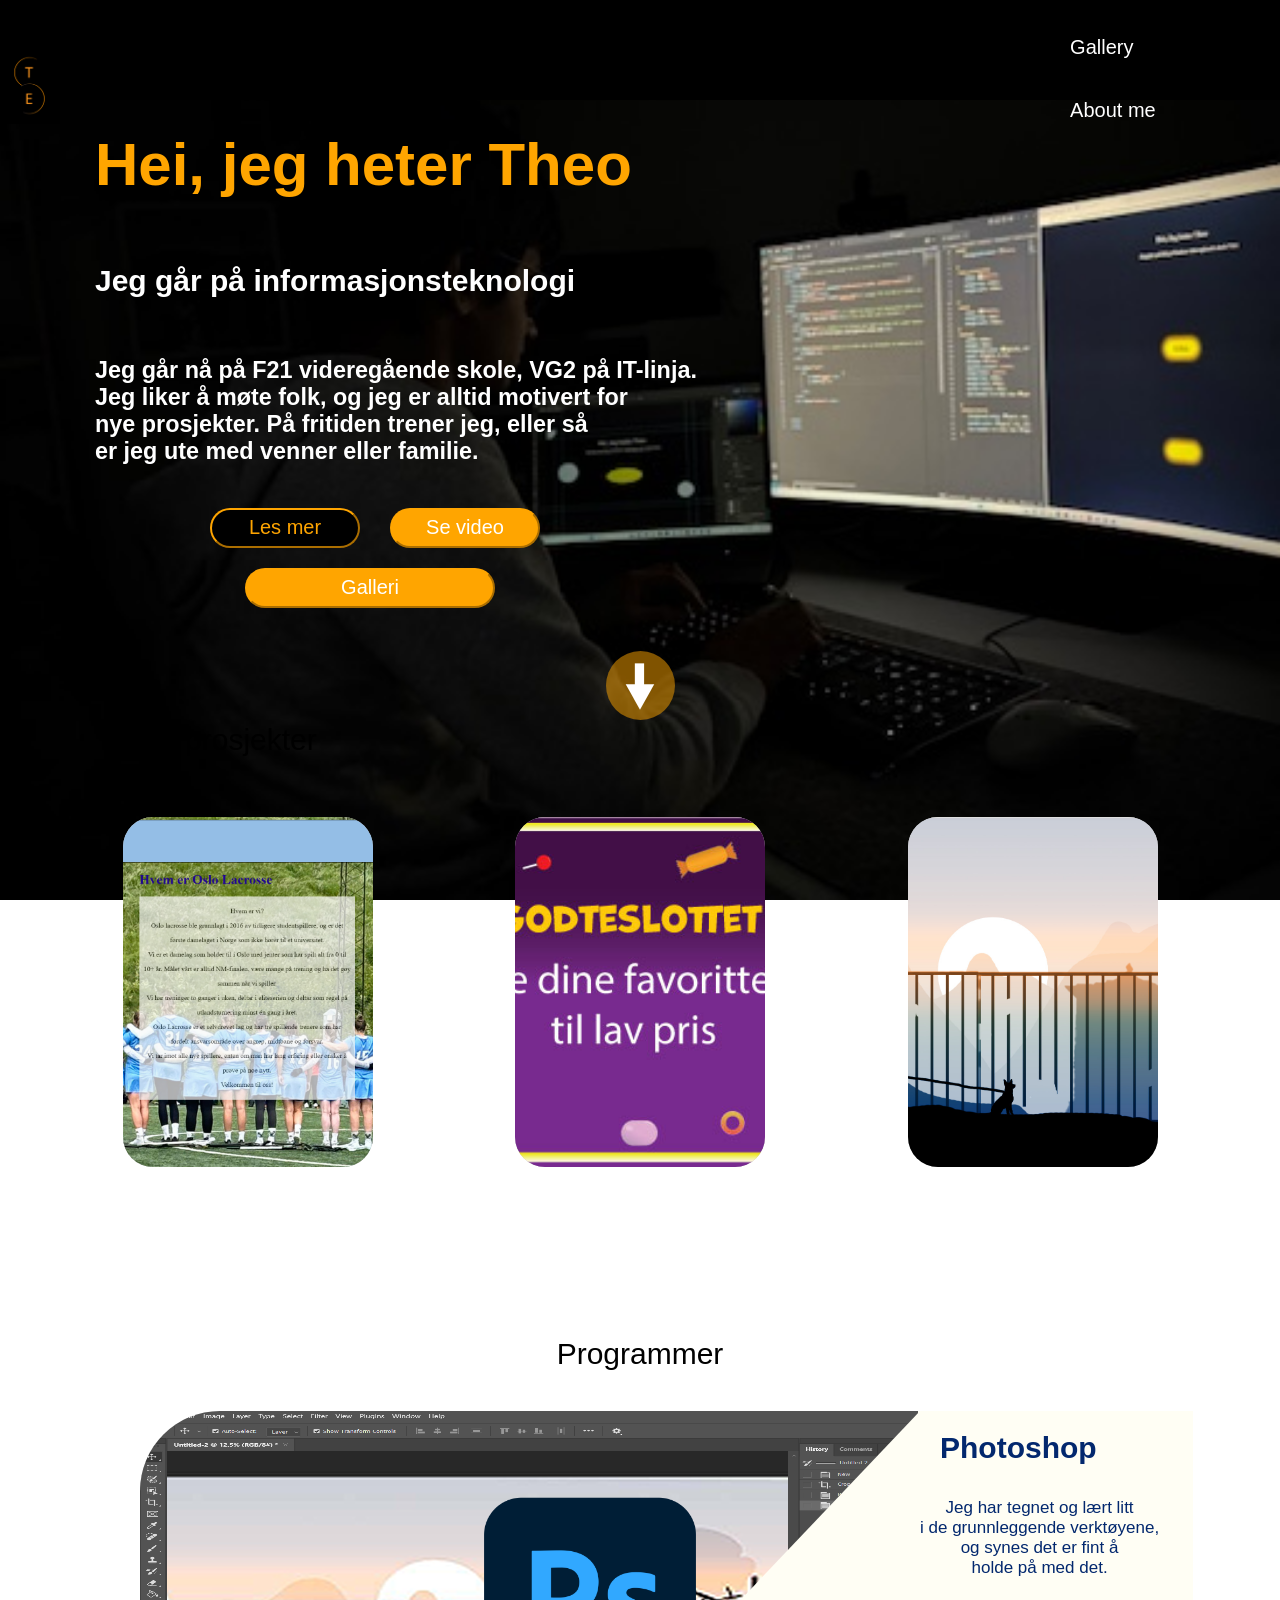
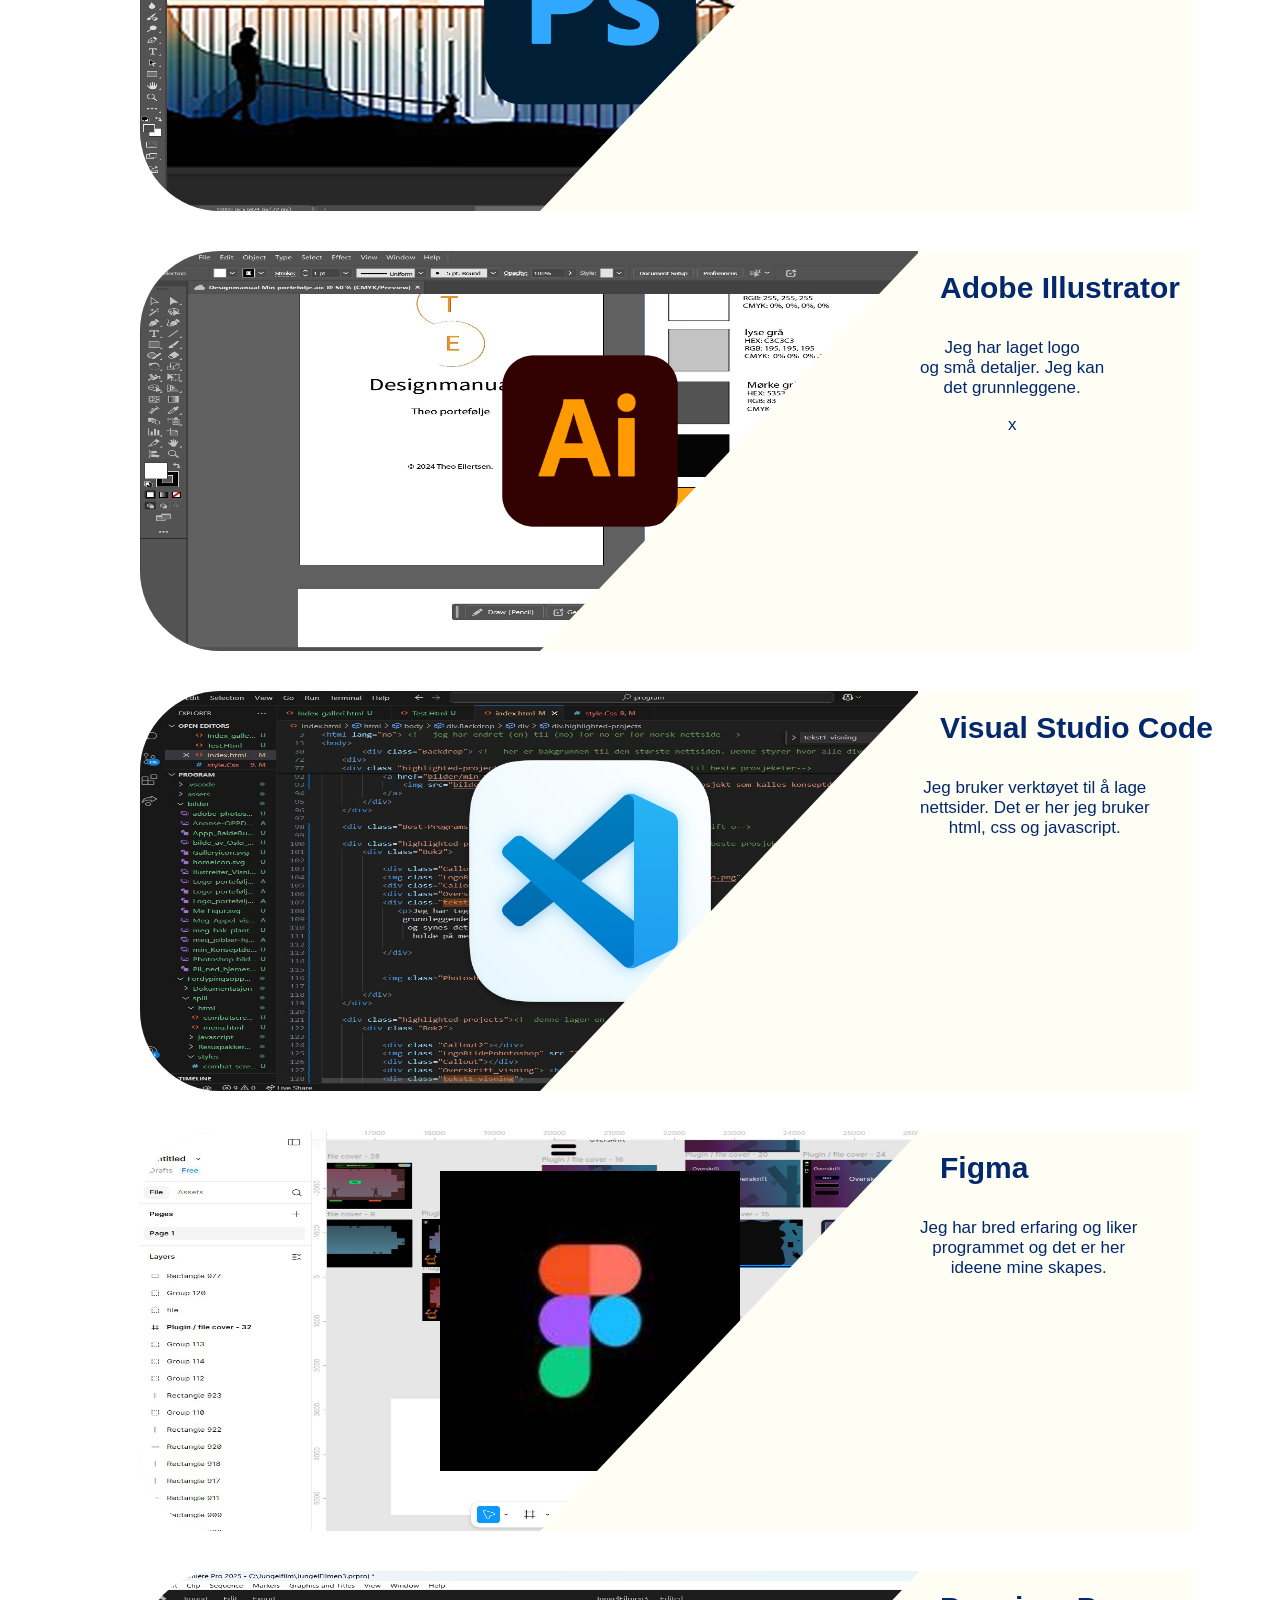
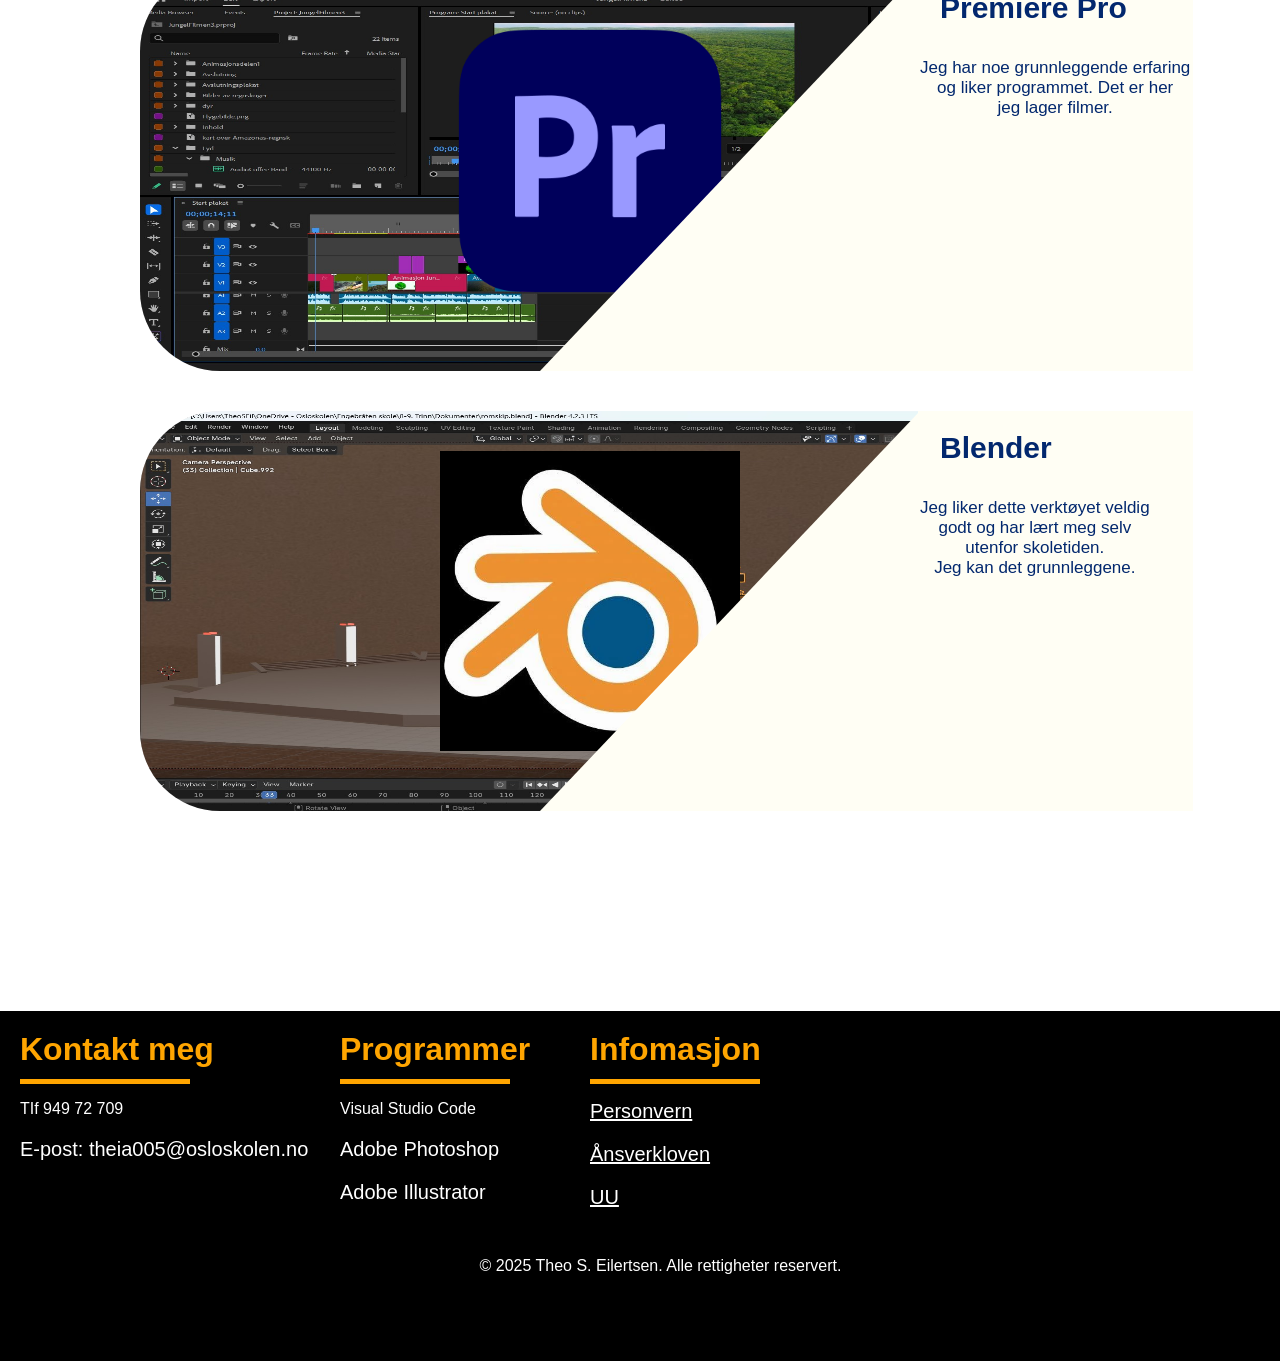
<file: index.html>
<!DOCTYPE html>
<html lang="no"> <!-- jeg har endret (en) til (no) for no er for norsk nettside -->

<head>
    <meta charset="UTF-8">
    <meta name="viewport" content="width=device-width, initial-scale=1.0">
    <title>Theo sin Porteføljo.</title>
    <link rel="stylesheet" href="style.Css"><!--denne kobler  til CSS-->
    <link rel="icon" type="image/png" href="assets/Logo_Hvit_porteføljo_verson2.2_uten_bakrund">
    <!--denne leggerbildet i netleseren -->


</head>

<body>

    <div class="Menu"> <!--dette er for menyboksen-->
        <div class="navbar"> <!--dette er knappene som viser hvor de kan være, og styre dem med farger-->
            <img class="Logo" src="bilder/Logo_porteføljo_verson2_1.png" alt="Logo">
            <!-- denne koden styrer logo, og når man trykker på logoen kommer man til hjemmesiden-->

            <ul> <!--her begynner ul altså knappene i menyen, slik at man kan navigere seg rundt-->
                <li><a href="Index_galleri.html">Gallery</a></li> <!--denne koden er en link -->
                <li><a href="About.html">About me</a></li> <!-- dette er en meny knapp-->
            </ul>
        </div>


    </div> <!--alt som ligger inni denne diven er inni menyen-->


    <div class="Backdrop">
        <!-- her er bakgrunnen til den største nettsiden. Denne styrer hvor alle diver som ligger inni her kan holde seg innen for bildet-->

        <div class="Header_Homepage"> <!-- denne koden lager et navn til Css-->
            <h1>Hei, jeg heter Theo</h1>
            <!--dette er en overskrift. Det er den første overskriften du vil se når du kommer til hjemmesiden-->
        </div> <!--her slutter reglene til overskriften/hvor de skal være og hvor stort det skal være på nettsiden-->

        <div class="subheading">
            <!--her begynner på en måte intro, eller det er det jeg ville ha kalt det. Så her er menyen-->
            <h2>Jeg går på informasjonsteknologi</h2>
        </div>

        <div class="additional-info"> <!-- her begynner en kort informasjon om meg-->
            <h3>
                Jeg går nå på F21 videregående skole, VG2 på IT-linja. <br>
                Jeg liker å møte folk, og jeg er alltid motivert for <br>
                nye prosjekter. På fritiden trener jeg, eller så <br>
                er jeg ute med venner eller familie.<br>
            </h3>

        </div>

        <div class="butttons_to_AM">
            <!--dette er knappene på hjemmesiden som ligger under info tekst og skal til About me-->
            <div class="Read_more">
                <!--her begynner koden for knappen under teksten sammen med den andre knappen ved siden av,-->
                <a href="About.html"> <!--dette er for å lage knappen-->
                    <button class="buttin_Read_more">Les mer</button></a>
                <!-- dette er knappen for å komme seg inn på About me siden-->
            </div>


            <div class="watch-video">
                <!--her begynner koden for knappen under teksten, den skal ta oss  med til About me og ta oss ned til videoen-->
                <a href="About.html"><!--dette er for å lage knappen-->
                    <button class="buttin-Video">Se video</button></a>
                <!-- dette er knappen for å komme seg inn på About me siden-->
            </div>
        </div>

        <div class="Galleri_snarvei_AM">
            <!--her begynner koden for knappen under teksten, den skal ta oss  med til About me og ta oss ned til videoen-->
            <a href="Index_galleri.html"><!--dette er for å lage knappen-->
                <button class="Galleri_snarvei"> Galleri</button></a>
            <!-- dette er knappen for å komme seg inn på About me siden-->
        </div>

        <div class="FootBackdrop">
            <img src="/bilder/Pil_ned_hjemeside.svg" alt="">
        </div>

        <div>


            <div class="Best-Projects">Beste prosjekter</div> <!--denne koden er en overskrift-->

            <div class="highlighted-projects"><!--denne lager en div til boksene til beste prosjeketer-->
                <div class="box">
                    <a href="oppdrag1/index.html">
                        <img class="bilde_ram_box1" src="bilder/bilde_av_Oslo_Lacrosse.png"
                            alt="Dette er et bilde fra prosjektet Oslo Lacrosse. Trykk på det for å kom til siden.">
                    </a>
                </div><!--nedover her kommer boksene til å være, og de har en bestemt størrelse i Css-->

                <div class="box">
                    <a href="bilder/Anonse-OPPDRAG-2-BANNER.2.jpg"><!-- her legger jeg til linken i boksen(slik at når man trykker på det så blir det så kommer man til siden)-->
                        <img src="bilder/Anonse-OPPDRAG-2-BANNER.2.jpg"
                            alt="Dette er et bilde fra oppdrag2 som var et prosjekt der vi skulle lage en reklame til godteslottet. Trykk på det for å se bildet. Bildet inneholder overskriften godteslottet og det er godteri over hele bildet.">
                    </a>

                </div>

                <div class="box">
                    <a href="bilder/min_Konseptdesign.jpg">
                        <img src="bilder/min_Konseptdesign.jpg"
                            alt="Dette er et prosjekt som kalles konseptdesign. I dette bildet ser du en mann som holder en hund. De står foran et gjerde. De ser på solnedgangen. ">
                    </a>
                </div>
            </div>

            <div class="Best-Programs">Programmer</div> <!--denne koden er en overskrift o-->

            <div class="highlighted-projects"><!--denne lager en div til boksene til beste prosjekter-->
                <div class="Bok2">

                    <div class="Callout2"></div>
                    <img class="LogoBildePohotoshop" src="bilder/adobe-photoshop-logo.png"
                        alt="dette er et bilde av Adobe fhotoshop">
                    <div class="Callout"></div>
                    <div class="Overskrift_visning">
                        <h1>Photoshop</h1>
                    </div>
                    <div class="tekst1_visning">
                        <p>Jeg har tegnet og lært litt <br>
                            i de grunnleggende verktøyene, <br>
                            og synes det er fint å <br>
                            holde på med det.</p>

                    </div>


                    <img class="Photoshopvising" src="bilder/Photoshop bilde_forside.png"
                        alt="dette er bilde av en av prosjektene jeg lagde tidlere i programet.">

                </div>
            </div>

            <div class="highlighted-projects"><!--denne lager en div til boksene til beste prosjekter-->
                <div class="Bok2">

                    <div class="Callout2"></div>
                    <img class="LogoBildePohotoshop" src="bilder/Ilustreiter_Icon.webp"
                        alt="dette er et bilde av Adobe Ilustreiter">
                    <div class="Callout"></div>
                    <div class="Overskrift_visning">
                        <h1>Adobe Illustrator</h1>
                    </div>
                    <div class="tekst1_visning">
                        <p>Jeg har laget logo <br>
                            og små detaljer. Jeg kan <br>
                            det grunnleggene.
                        <p>

x
                    </div>


                    <img class="Photoshopvising" src="bilder/Ilustreiter_Visning.jpg"
                        alt="dette er bilde av en av prosjektene jeg lagde tidlere i programet.">

                </div>
            </div>

            <div class="highlighted-projects"><!--denne lager en div til boksene til beste prosjekter-->
                <div class="Bok2">

                    <div class="Callout2"></div>
                    <img class="LogoBildePohotoshop" src="bilder/Visen studio cod Icon.Default"
                        alt="det er bilde av Visen studio cod">
                    <div class="Callout"></div>
                    <div class="Overskrift_visning">
                        <h1>Visual Studio Code</h1>
                    </div>
                    <div class="tekst1_visning">
                        <p>Jeg bruker verktøyet til å lage <br>
                             nettsider. Det er her jeg bruker <br>
                              html, css og javascript.</p>

                    </div>


                    <img class="Photoshopvising" src="bilder/VisenStudiocod_Visning.jpg"
                        alt="dette er bilde av en av prosjektene jeg lagde tidlere i programet.">

                </div>
            </div>

            <div class="highlighted-projects"><!--denne lager en div til boksene til beste prosjekter-->
                <div class="Bok2">


                    <div class="Callout2"></div>
                    <img class="LogoBildePohotoshop" src="bilder/Figma Icon.jpg" alt="dette er et bilde av Figma">
                    <div class="Callout"></div>
                    <div class="Overskrift_visning">
                        <h1>Figma</h1>
                    </div>
                    <div class="tekst1_visning">
                        <p>Jeg har bred erfaring og liker <br>
                            programmet og det er her <br>
                            ideene mine skapes. <br>


                    </div>


                    <img class="Photoshopvising" src="bilder/Figma_visning.jpg"
                        alt="dette er bilde av en av prosjektene jeg lagde tidlere i programet.">

                </div>
            </div>

            <div class="highlighted-projects"><!--denne lager en div til boksene til beste prosjekter-->
                <div class="Bok2">


                    <div class="Callout2"></div>
                    <img class="LogoBildePohotoshop" src="bilder/premier pro Icon.png"
                        alt="dette er et bilde av Premiere Pro">
                    <div class="Callout"></div>
                    <div class="Overskrift_visning">
                        <h1>Premiere Pro</h1>
                    </div>
                    <div class="tekst1_visning">
                        <p>Jeg har noe grunnleggende erfaring<br>
                            og liker programmet. Det er her <br>
                            jeg lager filmer. <br>


                    </div>


                    <img class="Photoshopvising" src="bilder/Premiere Pro_visnong.jpg"
                        alt="dette er bilde av en av prosjektene jeg lagde tidlere i programet.">

                </div>
            </div>

            <div class="highlighted-projects"><!--denne lager en div til boksene til beste prosjekter-->
                <div class="Bok2">


                    <div class="Callout2"></div>
                    <img class="LogoBildePohotoshop" src="bilder/blender_icon.webp" alt="dette er et bilde av Blender">
                    <div class="Callout"></div>
                    <div class="Overskrift_visning">
                        <h1>Blender</h1>
                    </div>
                    <div class="tekst1_visning">
                        <p>Jeg liker dette verktøyet veldig<br>
                            godt og har lært meg selv <br>
                            utenfor skoletiden. <br>
                            Jeg kan det grunnleggene. <br>



                    </div>


                    <img class="Photoshopvising" src="bilder/Blender_Visning.jpg"
                        alt="dette er bilde av en av prosjektene jeg lagde tidlere i programet.">

                </div>
            </div>










            <div class="footer-links">
                <!-- denne legger til en ny meny helt nederst. Man kan ikke trykke her. Men man kan se hva som er laget og av hvem. hvis du ser så kan du faktisk se at alle nettsider har dette på slutten/nederst på nettsiden-->
                <div class="Footerbox"><!--her er en ny boks som styrer hvordan kontakt meg delen skal settes opp-->
                    <h1 class="footer-oversikt">Kontakt meg</h1> <!--dette er en overskrift-->
                    <p class="line-footer">
                    <p>
                    <p class="fooder-teks">TIf 949 72 709</p><!--dette er en tekst-->
                    <p class="footer-teks"> E-post: theia005@osloskolen.no</p>
                </div>

                <div class="Footerbox2"><!--her er en ny boks som styrer hvordan programmer skal settes opp -->
                    <h1 class="footer-oversikt">Programmer</h1>
                    <p class="line-footer">
                    <p>
                    <p class="fooder-teks">Visual Studio Code</p>
                    <p class="footer-teks">Adobe Photoshop</p>
                    <p class="footer-teks">Adobe Illustrator</p>
                </div>

                <div class="Footerbox3">
                    <h1 class="footer-oversikt">Infomasjon</h1>
                    <p class="line-footer">
                    <p>
                        <a class="footer_link" href="Info_ark/Personvern_onsverk_uu.pdf">
                            <p class="fooder-teks">Personvern</p>
                            <p class="footer-teks">Ånsverkloven</p>
                        </a>
                        <a class="footer_link" href="Info_ark/Personvern_onsverk_uu.pdf">
                            <p class="footer-teks">UU</p>
                        </a>

                </div>

            </div>

            <div class="footer_bottom"><!--dette er den delen som viser til copyright og regler for nettsiden-->

                <p class="copyright">© 2025 Theo S. Eilertsen. Alle rettigheter reservert.</p>
                <div class="info-copyright">Ingen har lov til å kopiere uten tillatelse.</div>
                <!--Her er det laget en div for å få en ramme rundt teksten. Når man beveger musen over Copyright vil boksen vises som er redigert i Css.-->

            </div>

</body>

</html>
</file>
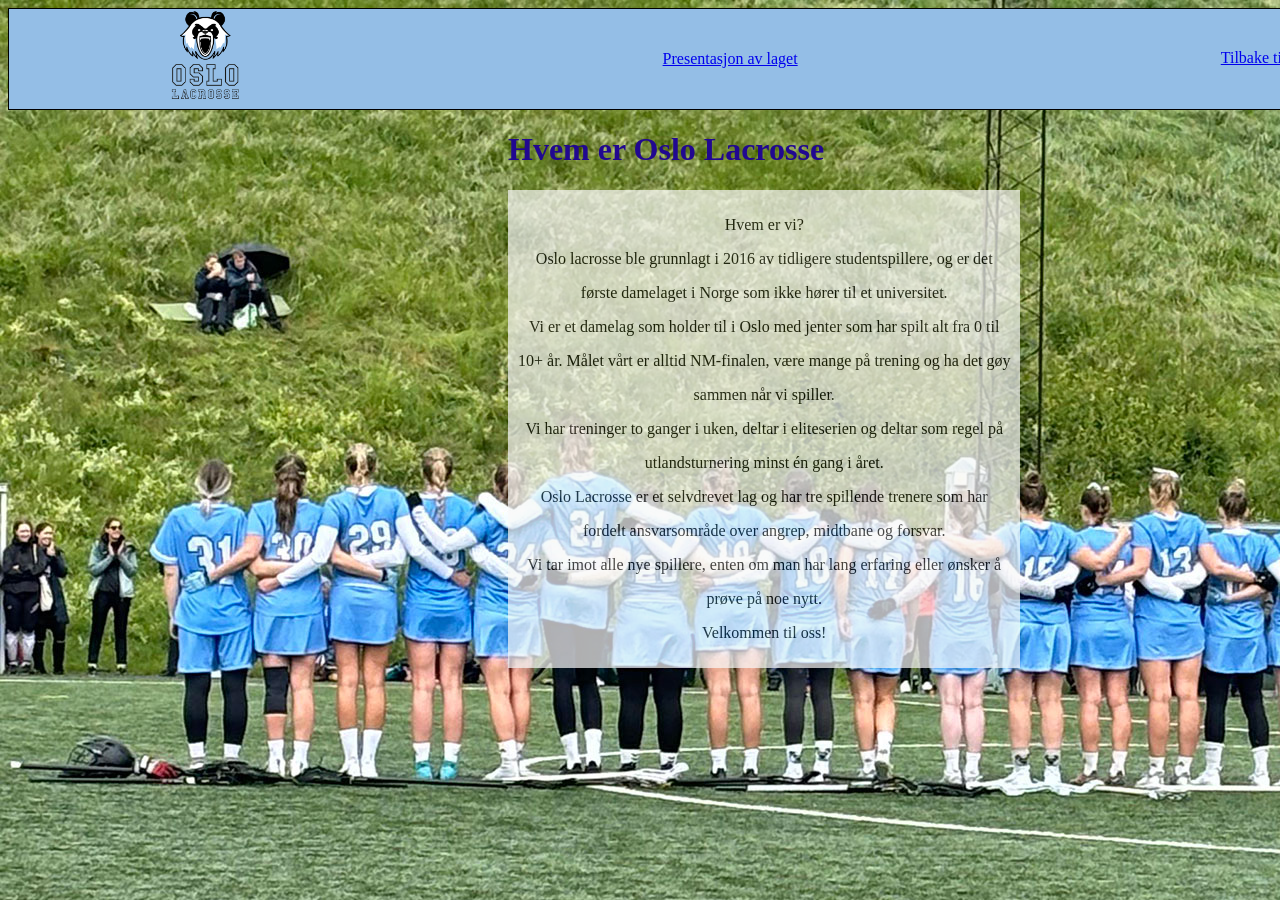
<file: oppdrag1/index.html>
<!DOCTYPE html>
<html lang="en">

<head>
    <meta charset="UTF-8">
    <meta name="viewport" content="width=device-width, initial-scale=1.0">
    <title>Hjeme side til Oslo Lacrosse</title> <!-- denne koden gjør at jeg har kallt dokumentet noe-->
    <link rel="stylesheet" href="style.css">
    <!-- i denne koden har jeg fortallt at programet skal hente koder fra style-->

</head>

<body class=" bakrund1"> <!-- her forteller jeg at bady her har sin egen class slik at jeg kan bruke bakrunden bare på denne siden.-->
   

    <div class="Menu"><a href="index.html"> <img src="Pictures/Logo.png" alt="Logo"></a> <!-- denne koden styrer logi og menyen. når jeg trykker på logo tar den meg til hjemesiden.-->

        <div class="button"> <!--denne koden styrer menyen og knappene fra div-->

            <a href="index-side2.htm">Presentasjon av laget</a><!-- her er menyen og bildet til logoen. jeg har også brukt a som link på bildet slik at bildet er hjeme kjærmen. og at når man trykker på logoen så kommer man til hjemkjærm-->

        </div>

        <a class="Tilbake" href="../index.html">Tilbake til Portefølje</a>

        
    
    
    </div> <!-- her er menyen og bildet til logoen. jeg har også brukt a som link på bildet slik at bildet er hjeme kjærmen. og at når man trykker på logoen så kommer man til hjemkjærm-->
    


    <div class="headline"> 
        <!--dette er en div som lager sin egen boks som hetter handline. denne koden lager overskrift-->
        <h1 alignl="center">Hvem er Oslo Lacrosse</h1>
        <!-- koden er en overskrift. center betyr at overskriften skal flytte seg til midten av kjærmen. over den blå i den høyden den ble lagt til.-->

    </div> <!-- denne diven forteller oss at det over slutter her, og at det under har ingen ting med dette å gjøre-->


    <div class="action" flex-ce>
        <!--denne koden er en div som styrer helle teksten. slik samme med button. så jeg kommer ikke til å skrive en kommen tar for hver tekst av de p ene men det er tekst og inni style har jeg fåt dem midstilt.-->
        <p class="1">Hvem er vi?</p>
        <p>Oslo lacrosse ble grunnlagt i 2016 av tidligere studentspillere, og er det </p>
        <p>første damelaget i Norge som ikke hører til et universitet.</p>

        <p>Vi er et damelag som holder til i Oslo med jenter som har spilt alt fra 0 til</p>
        <p>10+ år. Målet vårt er alltid NM-finalen, være mange på trening og ha det gøy</p>
        <p>sammen når vi spiller.</p>
        <p>Vi har treninger to ganger i uken, deltar i eliteserien og deltar som regel på </p>
        <p>utlandsturnering minst én gang i året.</p>
        <p>Oslo Lacrosse er et selvdrevet lag og har tre spillende trenere som har</p>
        <p>fordelt ansvarsområde over angrep, midtbane og forsvar.</p>
        <p>Vi tar imot alle nye spillere, enten om man har lang erfaring eller ønsker å </p>
        <p>prøve på noe nytt.</p>
        <p>Velkommen til oss!</p>


    </div>

    
</body>

</html>
</file>
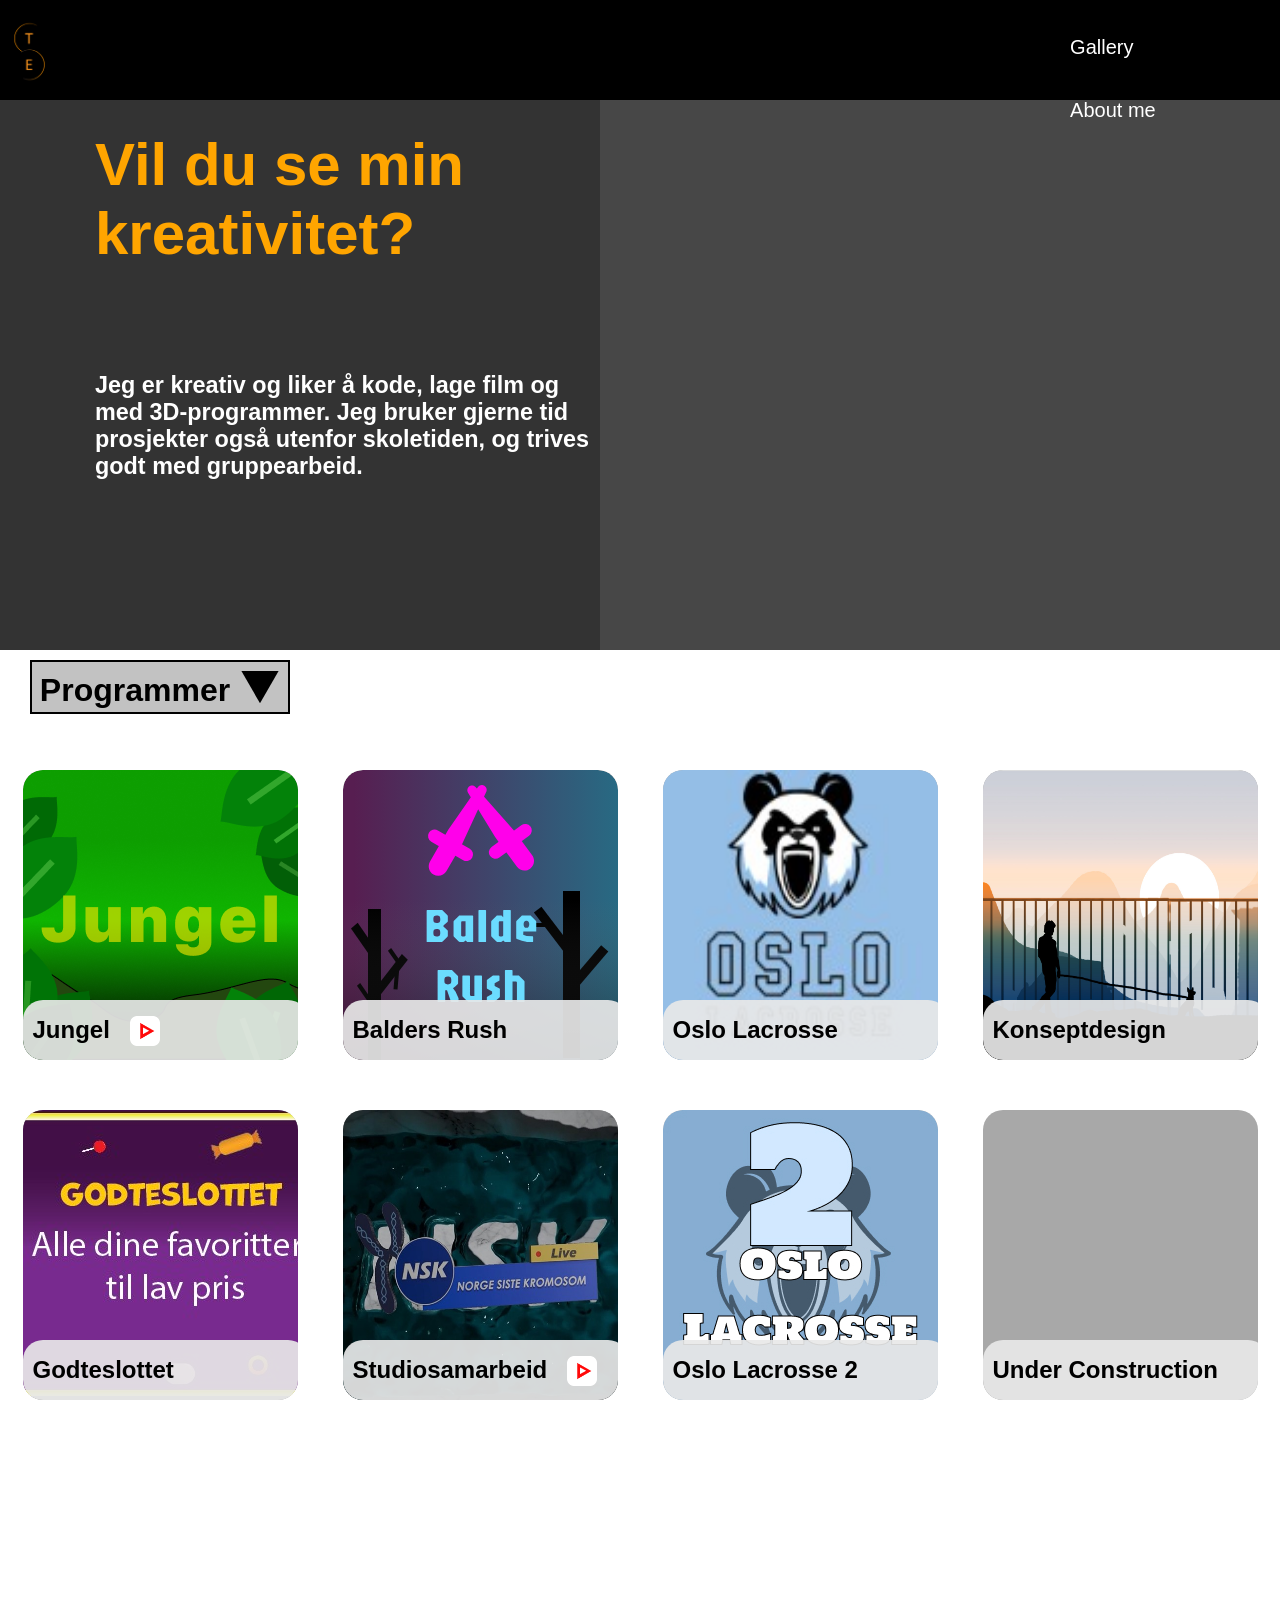
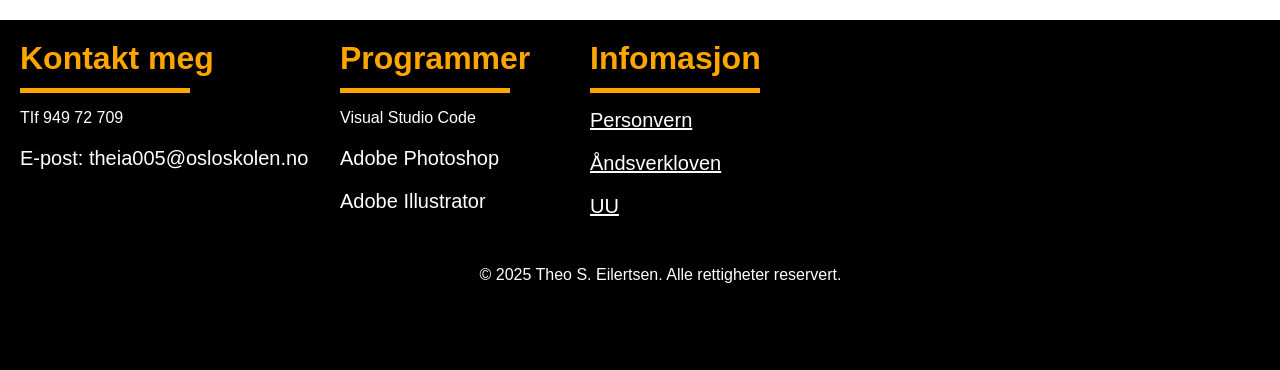
<file: Index_galleri.html>
<!DOCTYPE html>
<html lang="no">

<head>
    <meta charset="UTF-8">
    <meta name="viewport" content="width=device-width, initial-scale=1.0">
    <title>Galleri</title>
    <link rel="stylesheet" href="style.Css">
</head>

<body>

    <div class="Menu"> <!--dette er for menyboksen-->
        <div class="navbar"> <!--dette er knappene som viser hvor de kan være, og styre dem med farger-->
            <a href="index.html">
                <img class="Logo" src="bilder/Logo_porteføljo_verson2_1.png" alt="Logo">
            </a>

            <ul> <!--her begynner ul altså knappene i menyen, slik at man kan navigere seg rundt-->
                <li><a href="Index_galleri.html">Gallery</a></li> <!--denne koden er en link -->

                <li><a href="About.html">About me</a></li> <!-- dette er en meny knapp-->
            </ul>


        </div>

    </div> <!--alt som ligger inni denne diven er inni menyen-->


    <div class="Backdrop_Gi">
        <!-- her er bakgrunnen til den største nettsiden. Denne styrer hvor alle diver som ligger inni her kan holde seg innen for bildet-->

        <video autoplay loop muted playsinline class="video-Backdrop_Gi">
            <source src="vidio/Animasjon_se mine ider.mp4" type="video/mp4">
        </video>

        <div class="Tekst_GI">
            <div class="Header_Homepage"> <!-- denne koden lager et navn til Css-->
                <h1>Vil du se min kreativitet?</h1>
                <!--dette er en overskrift. Det er den første overskriften du vil se når du kommer til hjemmesiden-->
            </div>
            <!--her slutter reglene til overskriften/hvor de skal være og hvor stort det skal være på nettsiden-->



            <div class="additional-info"> <!-- her begynner en kort informasjon om meg-->
                <h3>
                    Jeg er kreativ og liker å kode, lage film og <br>
                    med 3D-programmer. Jeg bruker gjerne tid <br>
                    prosjekter også utenfor skoletiden, og trives <br>
                    godt med gruppearbeid.
                </h3>
            </div>
        </div>
    </div>

    <div class="MenyCards">
        <div id="CalgProgramGI">
            <h1>Programmer</h1> <img src="bilder/Insikt.svg" width="40px"
                alt="dette er en pil ned symbol for å fortelle oss at her er det noe mer">
        </div>

        <div id="MenyProgramGI">
            <ul>
                <li id="AlProgram">Alle</li>
                <li id="ITProgram">IT</li>
                <li id="MDProgramer">Media</li>

            </ul>

        </div>
    </div> <!--dette er  den delen som inneholder carlds-->


    <div class="cards_box"><!--dette er ene raden av cards-->
        <div class="CardMD">

            <a class="Card_Frame" href="vidio/Jungelfilm_Theo.mp4"><!--dette er vidop-->
                <img src="bilder/Jubgel App.png" width="100%" height="100%"
                    whalt="Dette er et bilde fra prosjektet Anonse. Trykk på det for å kom til siden.">
            </a>



            <div class="Card_Info"><!--dette er info inni card-->
                <h1 class="Card_Info_overskirft">Jungel <img src="bilder/Vido Icon..png" width="30px"
                        alt="her er det bilde av icon fro vido"></h1>
                <!--etter overskrift så ser vi ikke al tekst med mindre musen er over.-->
                <p>Opplev jungelens magi i en kort, koslig film!<br>
                    Se hvorfor denne ville naturen betyr så mye <br>
                    for Jorden. bli med på et visuelt eventyr skapt <br>
                    med egne animasjoner, logo og design. dette lagde jeg i en skoleprosjekt.</p>
            </div>
        </div>


        <div class="CardIT"> <!--dette er kards for spilet-->
            <a class="Card_Frame" href="../../Fordypingsoppgave/spill/html/menu.html">
                <img src="bilder/Appp_BaldeRus.svg" alt="">
            </a>


            <div class="Card_Info">
                <h1>Balders Rush</h1>
                <p> Dette er et unikt spill jeg har bygget helt fra bunnen <br>
                    av uten inspirasjon fra andre. Kanskje har hjernen min <br>
                    husket små ting, men jeg har nesten ikke sett på andre ideer <br>
                    for å lage dette spillet. Hver eneste detalj er laget av meg. <br>
                    spilet går ut på at du blir med ned i gruvene, hvor du må <br>
                    kjempe deg gjennom nivåene mot en kraftig robot helt opp <br>
                    til level 15.</p>
            </div>
        </div>



        <div class="CardIT"><!--dette er card for oppdrag 1 olso lakros, det var minførste oppgave-->

            <a class="Card_Frame" href="oppdrag1/index.html">
                <img class="bilde_ram_box1" src="bilder/Oslolakros App.jpg" width="100%" height="100%"
                    alt="Dette er et bilde fra prosjektet Oslo Lacrosse. Trykk på det for å kom til siden.">
            </a>


            <div class="Card_Info">
                <h1>Oslo Lacrosse</h1>
            </div>
        </div>

        <div class="CardMD"> <!--dette er for for konsepdesign-->

            <a class="Card_Frame" href="bilder/min_Konseptdesign.jpg">
                <img src="bilder/min_Konseptdesign.jpg" width="450px" height="100%"
                    alt="Dette er et prosjekt som kalles konseptdesign. I dette bildet ser du en mann som holder en hund. De står foran et gjerde. De ser på solnedgangen. ">
            </a>

            <div class="Card_Info">
                <h1>Konseptdesign</h1>
            </div>
        </div>
    </div>
    <div class="cards_box">

        <div class="CardMD"><!--dette er den ene carden for reklamen min for godteri til en firma-->

            <a class="Card_Frame" href="bilder/Anonse-OPPDRAG-2-BANNER.2.jpg">
                <img src="bilder/Godtesliottet;App .jpg"
                    whalt="Dette er et bilde fra prosjektet Anonse. Trykk på det for å kom til siden.">
            </a>

            <div class="Card_Info">
                <h1>Godteslottet</h1>
            </div>
        </div>

        <div class="CardMD"><!--dettte her er gruppe arbeidet våt fra før.-->

            <a class="Card_Frame" href="vidio/Nrosges_siste_kromosom.mp4">
                <img src="bilder/Norges Siste Kromosom App.jpg" width="100%" height="100%"
                    whalt="Dette er et bilde fra prosjektet Anonse. Trykk på det for å kom til siden.">
            </a>

            <div class="Card_Info">
                <h1 class="Card_Info_overskirft">Studiosamarbeid <img src="bilder/Vido Icon..png" width="30px"
                        alt="her er det bilde av icon fro vido"></h1>
            </div>
        </div>

        <div class="CardIT">

            <a class="Card_Frame" href="Oppdrag5/oppdrag1_Verson2/OsloLacrosse_Home.html">
                <img src="bilder/App icon Oslo Lacrosse 2.jpg" width="100%" height="100%"
                    whalt="Dette er et bilde fra prosjektet Anonse. Trykk på det for å kom til siden.">
            </a>

            <div class="Card_Info">
                <h1>Oslo Lacrosse 2</h1>
            </div>
        </div>
        <div class="CardIT">
            <div class="Card_Info">
                <h1>Under Construction</h1>
            </div>
        </div>
    </div>



    <div class="footer-links">
        <!--denne legger til en ny meny helt nederst. Man kan ikke trykke her. Men man kan se hva som er laget og av hvem. hvis du ser så kan du faktisk se at alle nettsider har dette på slutten/nederst på nettsiden-->
        <div class="Footerbox"><!--her er en ny boks som styrer hvordan kontakt meg delen skal settes opp-->
            <h1 class="footer-oversikt">Kontakt meg</h1> <!--dette er en overskrift-->
            <p class="line-footer">
            <p>
            <p class="fooder-teks">TIf 949 72 709</p><!--dette er en tekst-->
            <p class="footer-teks"> E-post: theia005@osloskolen.no</p>
        </div>

        <div class="Footerbox2"><!--her er en ny boks som styrer hvordan programmer skal settes opp -->
            <h1 class="footer-oversikt">Programmer</h1>
            <p class="line-footer">
            <p>
            <p class="fooder-teks">Visual Studio Code</p>
            <p class="footer-teks">Adobe Photoshop</p>
            <p class="footer-teks">Adobe Illustrator</p>
        </div>

        <div class="Footerbox3">
            <h1 class="footer-oversikt">Infomasjon</h1>
            <p class="line-footer">
            <p>
                <a class="footer_link" href="Info_ark/Personvern_onsverk_uu.pdf">
                    <p class="fooder-teks">Personvern</p>
                    <p class="footer-teks">Åndsverkloven</p>
                </a>
                <a class="footer_link" href="Info_ark/Personvern_onsverk_uu.pdf">
                    <p class="footer-teks">UU</p>
                </a>

        </div>


    </div>

    <div class="footer_bottom"><!--dette er den delen som viser til copyright og regler for nettsiden-->

        <p class="copyright">© 2025 Theo S. Eilertsen. Alle rettigheter reservert.</p>
        <div class="info-copyright">Ingen har lov til å kopiere uten tillatelse.</div>
        <!--Her er det laget en div for å få en ramme rundt teksten. Når man beveger musen over Copyright vil boksen vises som er redigert i Css.-->

    </div>

    <script src="Portefølgje.js "></script>


</body>

</html>
</file>
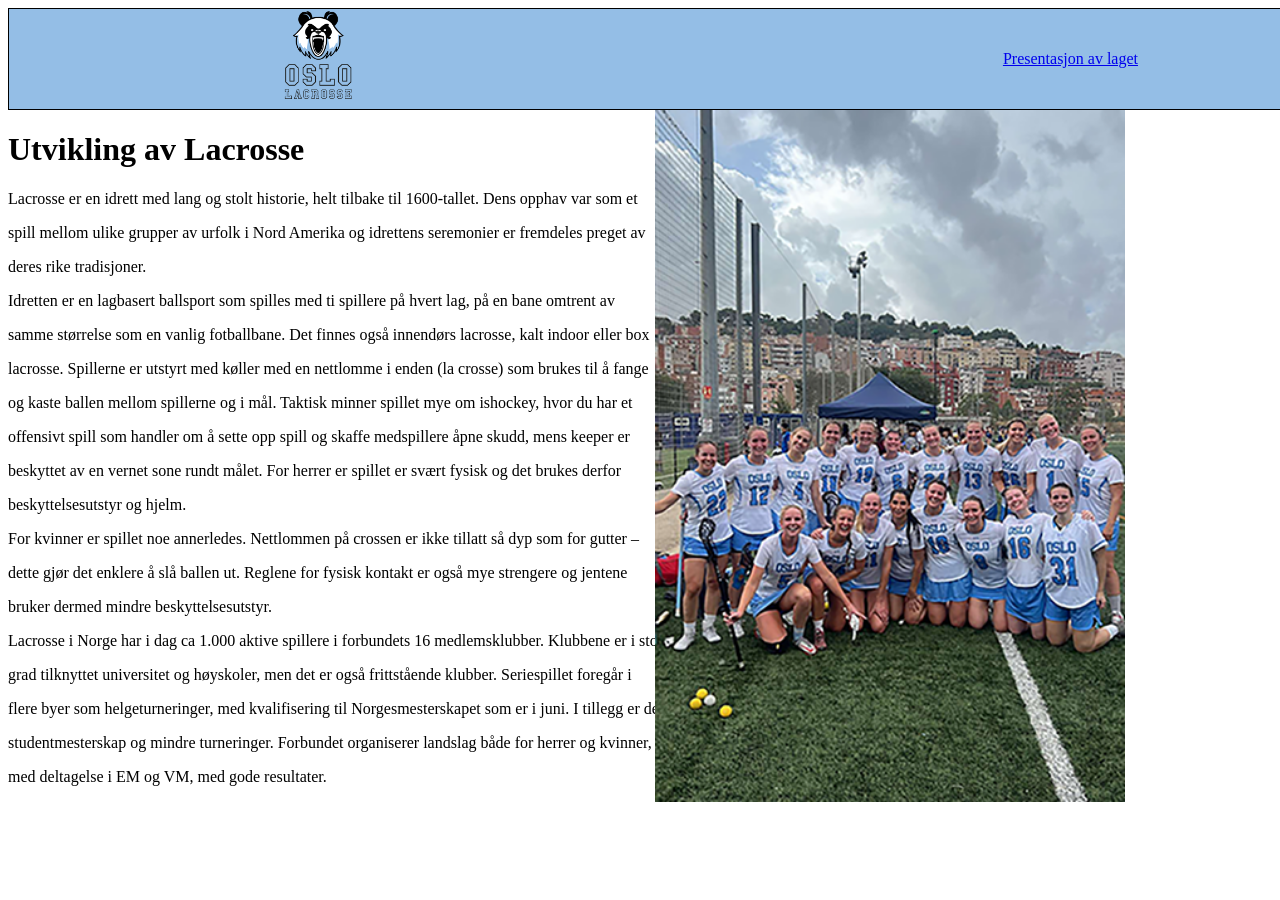
<file: oppdrag1/index-side2.htm>
<!DOCTYPE html>
<html lang="en">
<head>
    <meta charset="UTF-8">
    <meta name="viewport" content="width=device-width, initial-scale=1.0">
    <title>Presentasjon av laget</title> <!-- denne koden forteller hva dokumentet skal hete-->
   <link rel="stylesheet" href="style.css"> <!--denne koden forteller at htmel skal hennte info fra style.Css.1 slik at allt som skal skrives der inne kjer her å-->

</head>

<body>


    <div class="Menu"> <a href="index.html"> <img src="Pictures/Logo.png" alt="Logo"></a> <!-- denne koden er oggså en del av menyen og definerer det samme. her ligger logoen og kanppens log. slik at når man trykker på logoen kommer man til hjeme siden.-->
    
        <div class="button"> <!-- dennne koden forteller oss at knappen ligger inni en div i button. -->

            <a href="index-side2.htm">Presentasjon av laget</a> <!--dette betry at når jeg trykker på teksten tar den med meg til enn ny side eller til den andre htmel som gjør at det blir ny side..-->

        </div> <!-- diven slutter her med de knappene fra linje 16 til 20. er det knappen som man kan komme seg rundt.-->
    
    
    
    </div> <!-- denne koden styrer logo. og sammtidig har jeg lagd div som logo slik at jeg kan style den. jeg har funnet ut at det hjelper ikke bare å skrive bildet fil i navvnet men man må også fortelle mapen den skal inn til først.-->



<div class="blank">
    <div class="text2"><!--denne koden sørger for at all teksten er koblet sammen slik at når vi bruker style så kan vi style helle eksten og ikke tryke på hver eneste linje-->
        <h1>Utvikling av Lacrosse</h1> <!-- denne koden lager en tekst-->
        <p>Lacrosse er en idrett med lang og stolt historie, helt tilbake til 1600-tallet. Dens opphav var som et </p>
        <p>spill mellom ulike grupper av urfolk i Nord Amerika og idrettens seremonier er fremdeles preget av </p>
        <p>deres rike tradisjoner.</p>
        <p>Idretten er en lagbasert ballsport som spilles med ti spillere på hvert lag, på en bane omtrent av </p>
        <p>samme størrelse som en vanlig fotballbane. Det finnes også innendørs lacrosse, kalt indoor eller box </p>
        <p>lacrosse. Spillerne er utstyrt med køller med en nettlomme i enden (la crosse) som brukes til å fange</p>
        <p>og kaste ballen mellom spillerne og i mål. Taktisk minner spillet mye om ishockey, hvor du har et </p>
        <p>offensivt spill som handler om å sette opp spill og skaffe medspillere åpne skudd, mens keeper er</p>
        <p>beskyttet av en vernet sone rundt målet. For herrer er spillet er svært fysisk og det brukes derfor </p>
        <p>beskyttelsesutstyr og hjelm.</p>
        <p>For kvinner er spillet noe annerledes. Nettlommen på crossen er ikke tillatt så dyp som for gutter – </p>
        <p>dette gjør det enklere å slå ballen ut. Reglene for fysisk kontakt er også mye strengere og jentene </p>
        <p>bruker dermed mindre beskyttelsesutstyr.</p>
        <p>Lacrosse i Norge har i dag ca 1.000 aktive spillere i forbundets 16 medlemsklubber. Klubbene er i stor </p>
        <p>grad tilknyttet universitet og høyskoler, men det er også frittstående klubber. Seriespillet foregår i </p>
        <p>flere byer som helgeturneringer, med kvalifisering til Norgesmesterskapet som er i juni. I tillegg er det</p>
        <p>studentmesterskap og mindre turneringer. Forbundet organiserer landslag både for herrer og kvinner,</p>
        <p>med deltagelse i EM og VM, med gode resultater.</p>


    </div>    <!-- denne teksten over gjelder fra 29 linje og ned til 51. og grunnen til at jeg bruker nye linjer hver gang er for å få lit luft men også stuktur o teksten, det gjorde jeg også med den anndre koden.-->
    

    <div class="bilde2"><img src="Pictures/Media/teampic7.png" alt="bilde2"> </div><!-- denne koden setter inn bildet i programet her av laget-->
</div>


</body>



</html>
</file>
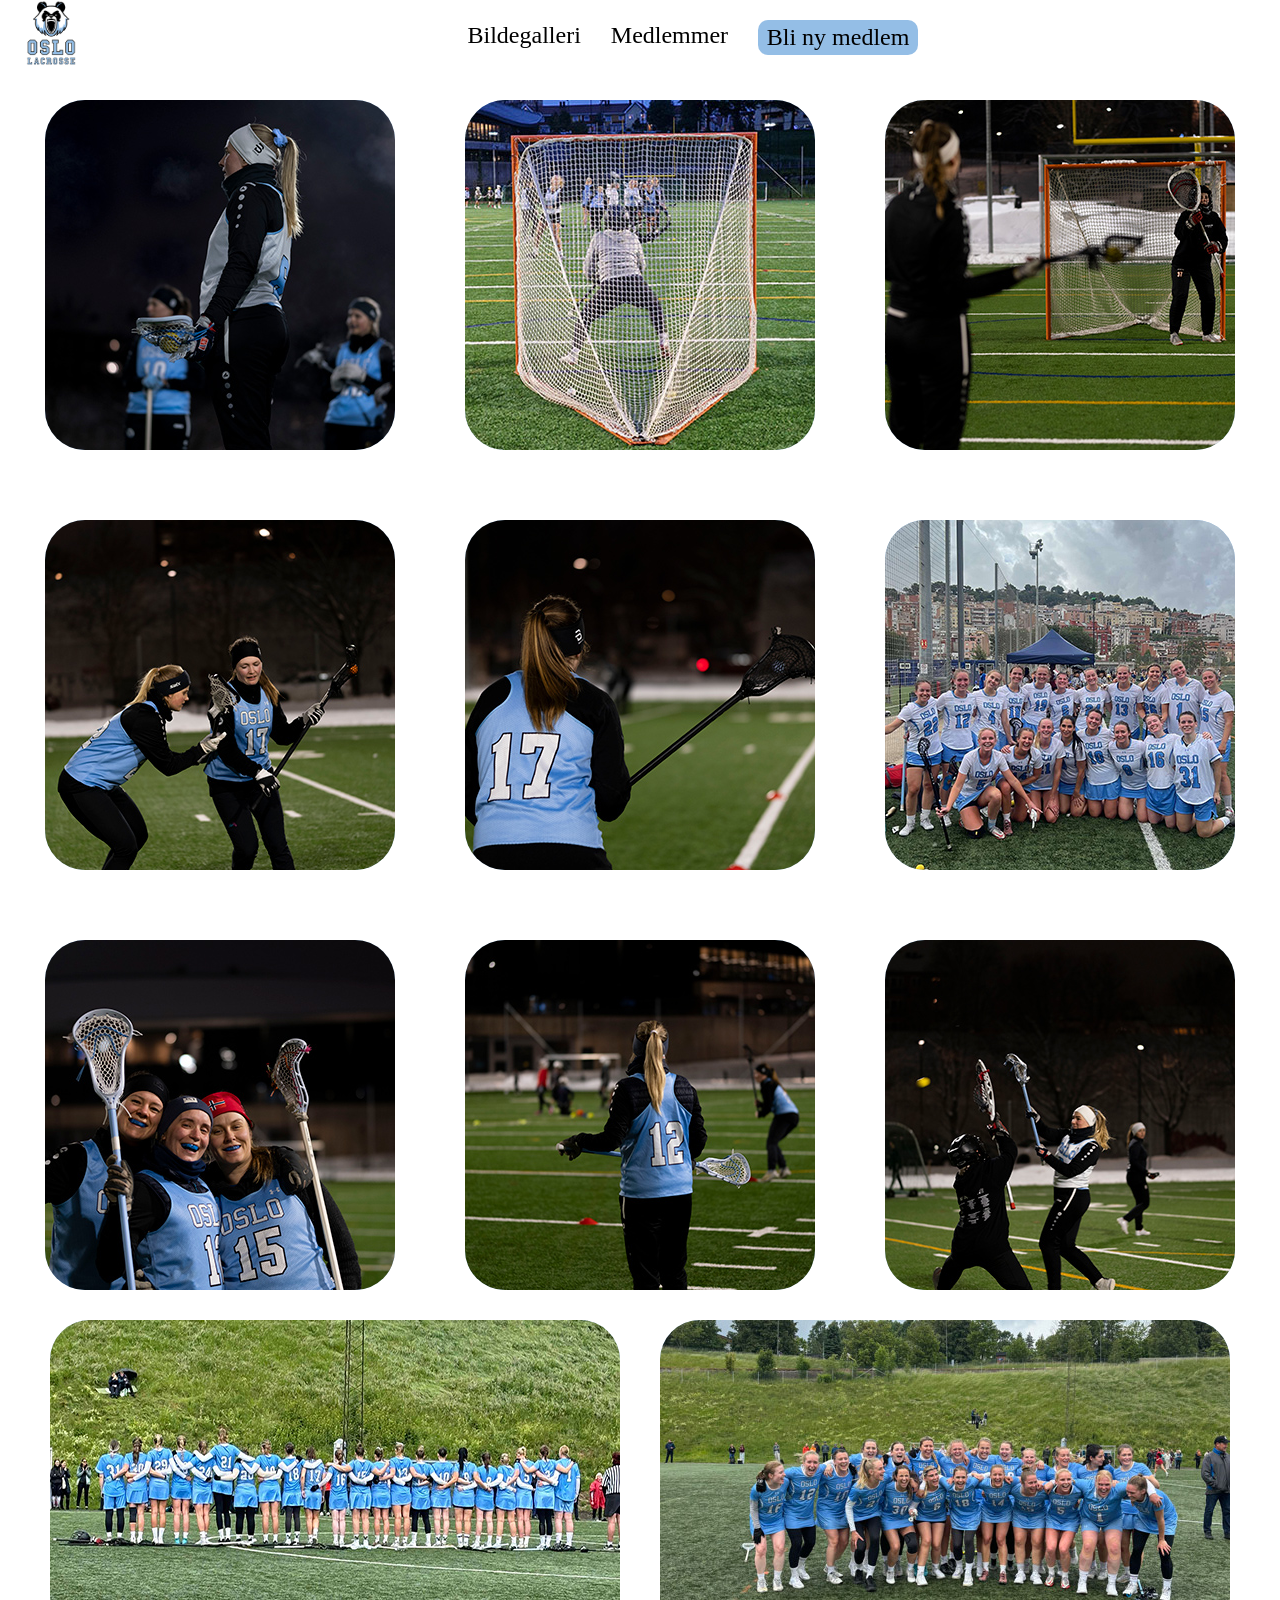
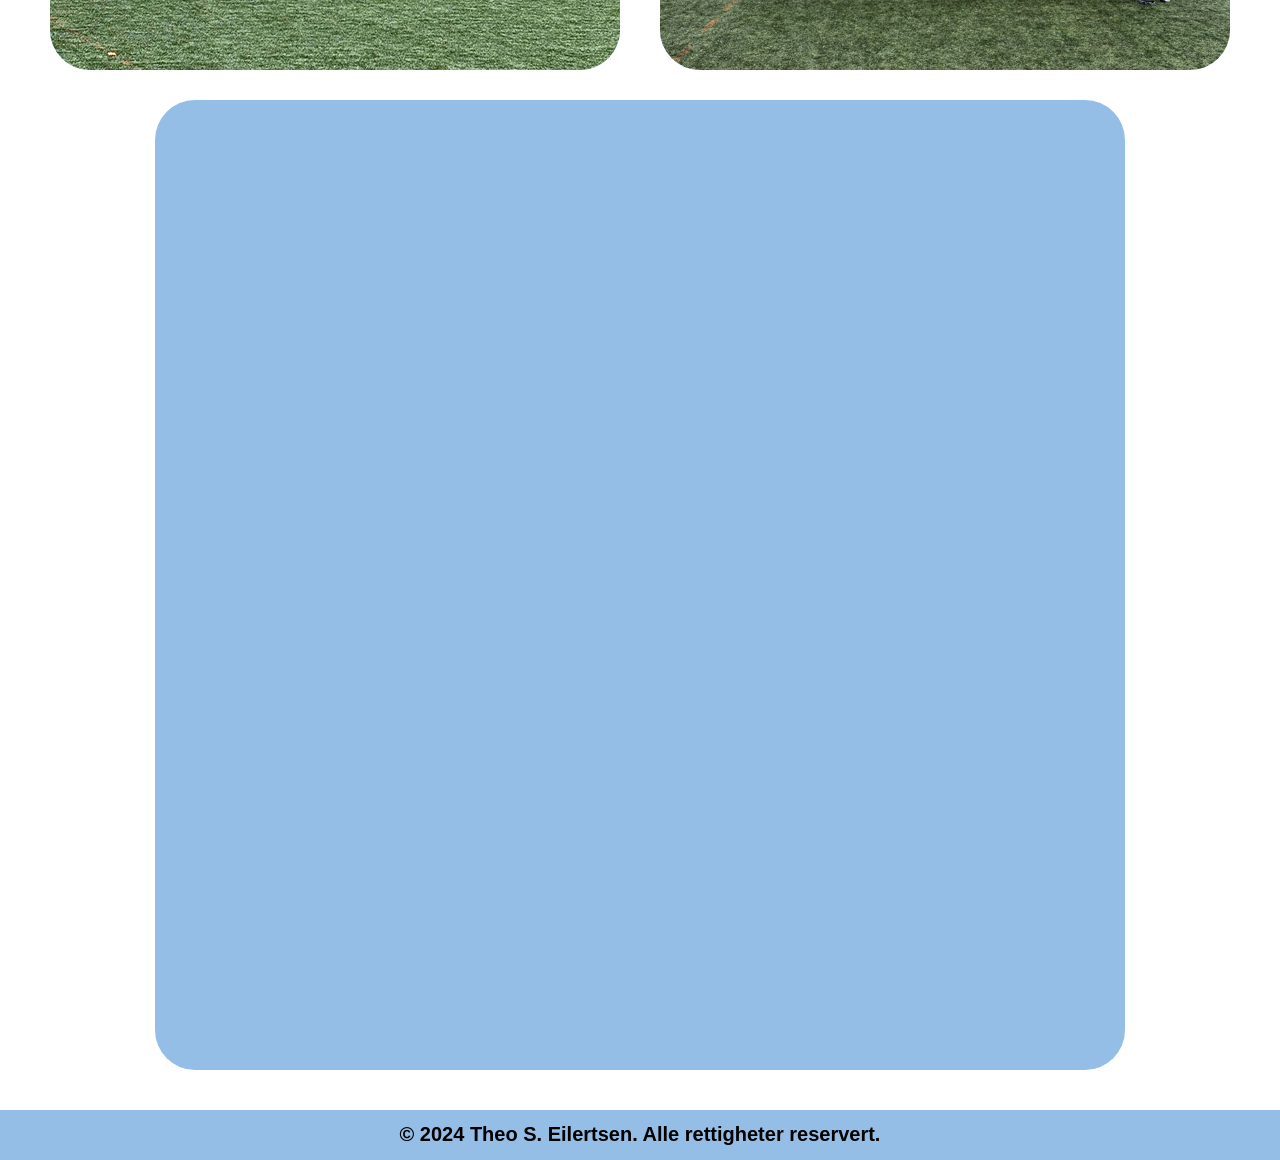
<file: Oppdrag5/oppdrag1_Verson2/GalleriOSL.html>
<!DOCTYPE html>
<html lang="no">

<head>
    <meta charset="UTF-8">
    <meta name="viewport" content="width=device-width, initial-scale=1.0">
    <title>Galleri</title>
    <link rel="stylesheet" href="OsloLacrosse.css">
</head>

<body>

    <div class="MenySow">
        <div class="Logo2"><a href="OsloLacrosse_Home.html"> <img src="Ressurser_OsloLacrosse (1)/Logo/Logo.png"
                    alt="Bilde av Logo"> </a> </div>
        <div id="Toggle_btn">
            <img src="Ressurser_OsloLacrosse (1)/Ressuser/Meny_Icon.svg" alt="iconet av menyen for knappne">
        </div>
    </div>


    <div id="Meny">
        <div class="MenyBan">
            <img id="back" src="Ressurser_OsloLacrosse (1)/Ressuser/Bakc.svg" alt="">
            <img class="Logo3" src="Ressurser_OsloLacrosse (1)/Logo/Logo.svg" alt="">
        </div>
        <div class="Logo"><a href="OsloLacrosse_Home.html"> <img src="Ressurser_OsloLacrosse (1)/Logo/Logo.png"
                    alt="Bilde av Logo"> </a> </div>
        <div class="Meny_Button">
            <li class="LiHM"><a href="OsloLacrosse_Home.html">Hjem</a></li>
            <li><a href="GalleriOSL.html">Bildegalleri</a></li>
            <li><a href="Medlemmer.html">Medlemmer</a></li>
            <li class="BT_Med"><a href="Hva_er-Lacrosse.html">Bli ny medlem</a></li>

        </div>
        <div class="FooterMeny"><a href="Hva_er-Lacrosse.html">Bli ny medlem</a></div>
    </div>



    <div class="BoksFlex">
        <div class="bildeBs"> <img src="Ressurser_OsloLacrosse (1)/Media/annie.jpg" alt=""></div>
        <div class="bildeBs"> <img src="Ressurser_OsloLacrosse (1)/Media/goalie2.jpg" alt=""></div>
        <div class="bildeBs"><img src="Ressurser_OsloLacrosse (1)/Media/goaliefocus.jpg" alt=""></div>
        <div class="bildeBs"><img src="Ressurser_OsloLacrosse (1)/Media/inaction.jpg" alt=""></div>
        <div class="bildeBs"><img src="Ressurser_OsloLacrosse (1)/Media/nr17.jpg" alt=""></div>
        <div class="bildeBs"><img src="Ressurser_OsloLacrosse (1)/Media/teampic3.jpg" alt=""></div>
        <div class="bildeBs"><img src="Ressurser_OsloLacrosse (1)/Media/smiling_girls.jpg" alt=""></div>
        <div class="bildeBs"><img src="Ressurser_OsloLacrosse (1)/Media/nr12.jpg" alt=""></div>
        <div class="bildeBs"><img src="Ressurser_OsloLacrosse (1)/Media/shotongoal.jpg" alt=""></div>
    </div>

    <div class="BoksFlex2">
        <div class="bildeBsB"><img src="Ressurser_OsloLacrosse (1)/Media/teampic1.2.jpg" alt=""></div>
        <div class="bildeBsB"><img src="Ressurser_OsloLacrosse (1)/Media/teampic2.jpg" alt=""></div>

    </div>

    <div class="VidioFlex">
        <div class="VidioBs">
            <video src="Ressurser_OsloLacrosse (1)/Media/NorLaXNet_Oslo_Scup.mp4" autoplay muted loop></video>
        </div>


    </div>


    <div class="Footer">
        <h1>© 2024 Theo S. Eilertsen. Alle rettigheter reservert.</h1>
    </div>

    <script src="script.js"></script>
</body>

</html>
</file>
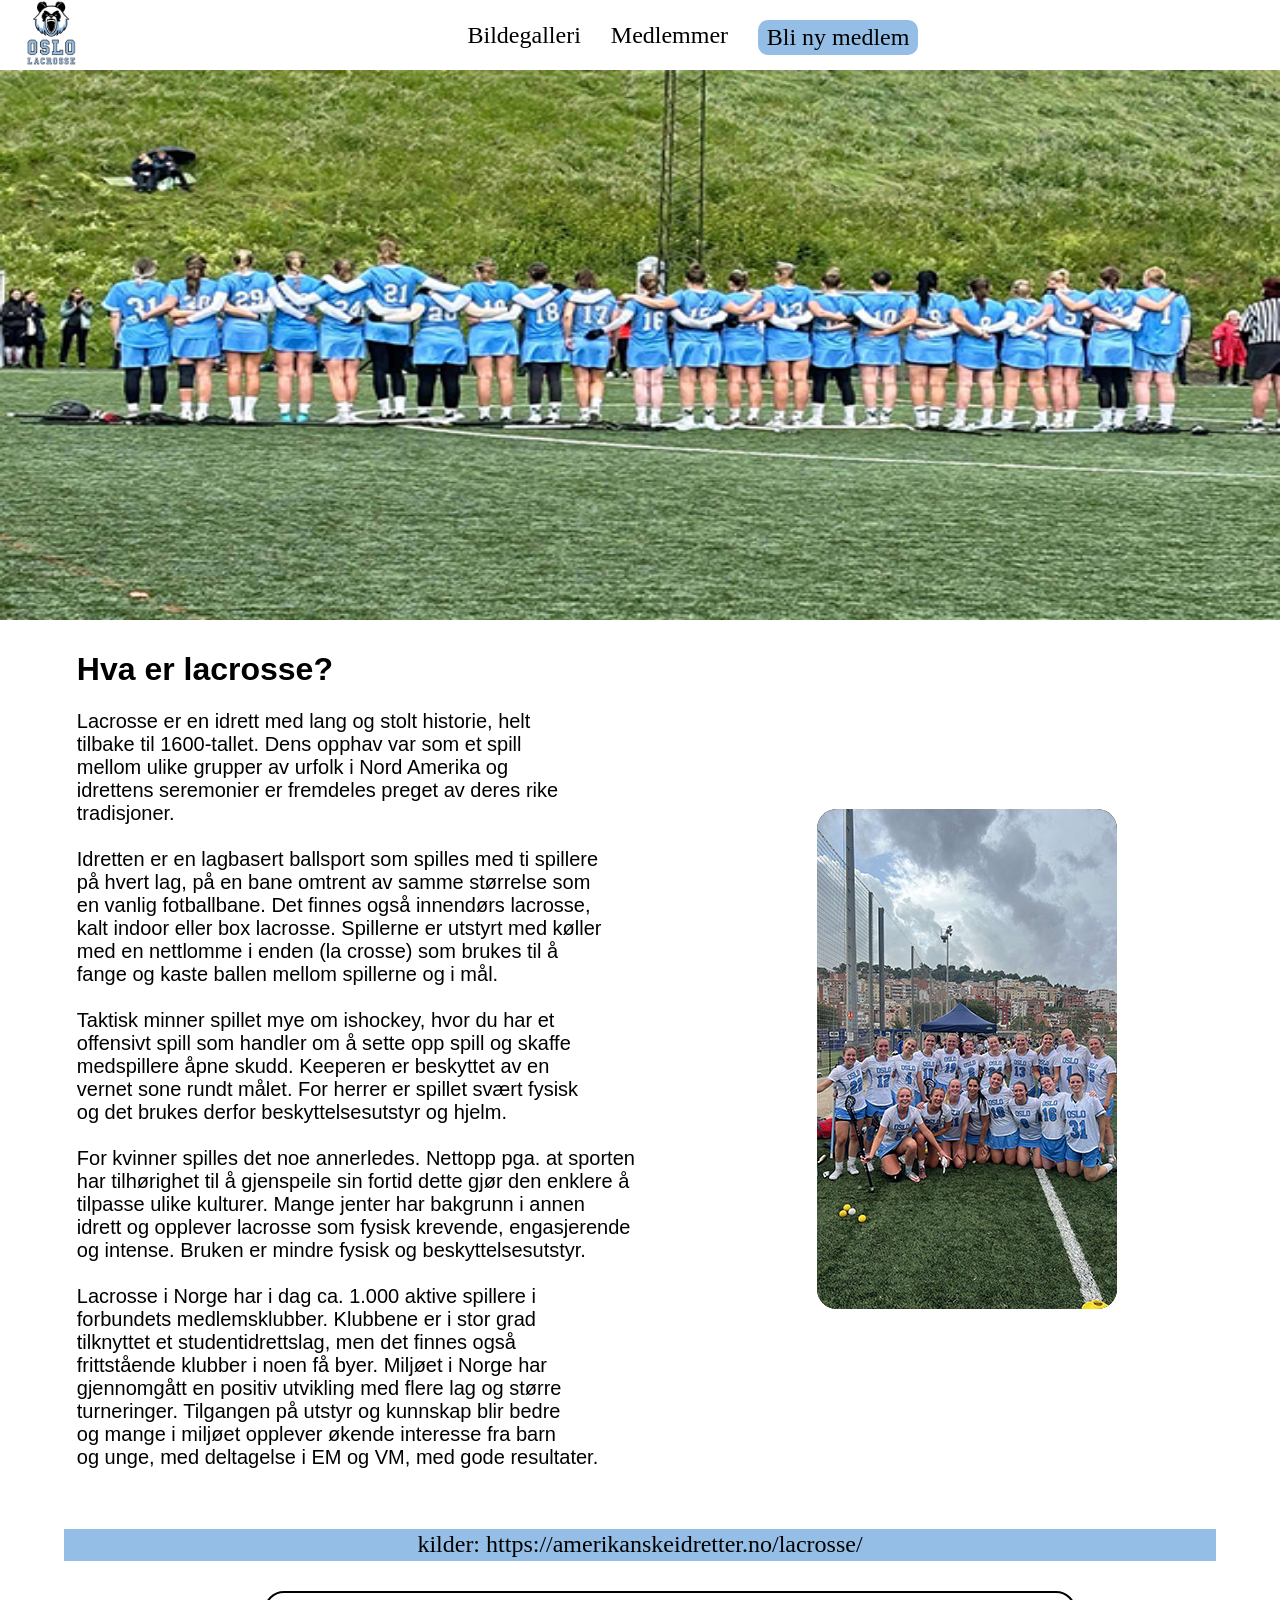
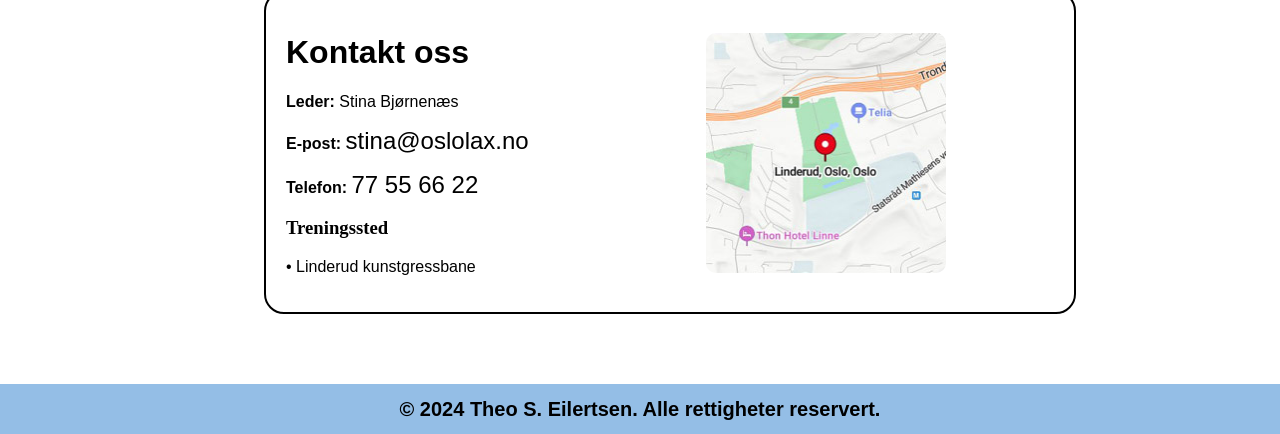
<file: Oppdrag5/oppdrag1_Verson2/Hva_er-Lacrosse.html>
<!DOCTYPE html>
<html lang="no">

<head>
    <meta charset="UTF-8">
    <meta name="viewport" content="width=device-width, initial-scale=1.0">
    <title> for nye spillere</title>
    <link rel="stylesheet" href="OsloLacrosse.css">
</head>

<body>

    <div class="MenySow">
        <div class="Logo2"><a href="OsloLacrosse_Home.html"> <img src="Ressurser_OsloLacrosse (1)/Logo/Logo.png"
                    alt="Bilde av Logo"> </a> </div>
        <div id="Toggle_btn">
            <img src="Ressurser_OsloLacrosse (1)/Ressuser/Meny_Icon.svg" alt="iconet av menyen for knappne">
        </div>
    </div>


    <div id="Meny">
        <div class="MenyBan">
            <img id="back" src="Ressurser_OsloLacrosse (1)/Ressuser/Bakc.svg" alt="">
            <img class="Logo3" src="Ressurser_OsloLacrosse (1)/Logo/Logo.svg" alt="">
        </div>
        <div class="Logo"><a href="OsloLacrosse_Home.html"> <img src="Ressurser_OsloLacrosse (1)/Logo/Logo.png"
                    alt="Bilde av Logo"> </a> </div>
        <div class="Meny_Button">
            <li class="LiHM"><a href="OsloLacrosse_Home.html">Hjem</a></li>
            <li><a href="GalleriOSL.html">Bildegalleri</a></li>
            <li><a href="Medlemmer.html">Medlemmer</a></li>
            <li class="BT_Med"><a href="Hva_er-Lacrosse.html">Bli ny medlem</a></li>

        </div>
        <div class="FooterMeny"><a href="Hva_er-Lacrosse.html">Bli ny medlem</a></div>
    </div>



    <div class="BoksTopp2">
        <img src="Ressurser_OsloLacrosse (1)/Media/teampic1.2.jpg" alt="">

    </div>

    <div class="InfoBIldeHR">

        <div class="infoHva">
            <h1>Hva er lacrosse?</h1>
            <p>
                Lacrosse er en idrett med lang og stolt historie, helt <br>
                tilbake til 1600-tallet. Dens opphav var som et spill <br>
                mellom ulike grupper av urfolk i Nord Amerika og <br>
                idrettens seremonier er fremdeles preget av deres rike <br>
                tradisjoner. <br><br>

                Idretten er en lagbasert ballsport som spilles med ti spillere <br>
                på hvert lag, på en bane omtrent av samme størrelse som <br>
                en vanlig fotballbane. Det finnes også innendørs lacrosse, <br>
                kalt indoor eller box lacrosse. Spillerne er utstyrt med køller <br>
                med en nettlomme i enden (la crosse) som brukes til å <br>
                fange og kaste ballen mellom spillerne og i mål. <br><br>

                Taktisk minner spillet mye om ishockey, hvor du har et <br>
                offensivt spill som handler om å sette opp spill og skaffe <br>
                medspillere åpne skudd. Keeperen er beskyttet av en <br>
                vernet sone rundt målet. For herrer er spillet svært fysisk <br>
                og det brukes derfor beskyttelsesutstyr og hjelm. <br><br>

                For kvinner spilles det noe annerledes. Nettopp pga. at sporten <br>
                har tilhørighet til å gjenspeile sin fortid dette gjør den enklere å <br>
                tilpasse ulike kulturer. Mange jenter har bakgrunn i annen <br>
                idrett og opplever lacrosse som fysisk krevende, engasjerende <br>
                og intense. Bruken er mindre fysisk og beskyttelsesutstyr. <br><br>

                Lacrosse i Norge har i dag ca. 1.000 aktive spillere i <br>
                forbundets medlemsklubber. Klubbene er i stor grad <br>
                tilknyttet et studentidrettslag, men det finnes også <br>
                frittstående klubber i noen få byer. Miljøet i Norge har <br>
                gjennomgått en positiv utvikling med flere lag og større <br>
                turneringer. Tilgangen på utstyr og kunnskap blir bedre <br>
                og mange i miljøet opplever økende interesse fra barn <br>
                og unge, med deltagelse i EM og VM, med gode resultater. <br>
            </p>
        </div>

        <div class="BildeHR">
            <div class="BildePass"> <img src="Ressurser_OsloLacrosse (1)/Media/teampic3.2.jpg" alt=""></div>
        </div>

    </div>

    <div class="KildeRg">
        <div class="KildeBoks"> <a href="https://amerikanskeidretter.no/lacrosse/">kilder:
                https://amerikanskeidretter.no/lacrosse/</a> </p>
        </div>
    </div>

    <div class="KontaktPass">
        <div class="Kontaktramme">
            <div class="kontaktseksjon">
                <h1>Kontakt oss</h1>
                <p><strong>Leder:</strong> Stina Bjørnenæs</p>
                <p><strong>E-post:</strong> <a href="Mail:stina@oslolax.no">stina@oslolax.no</a></p>
                <p><strong>Telefon:</strong> <a href="telf:77556622">77 55 66 22</a></p>

                <h3>Treningssted</h3>
                <p>• Linderud kunstgressbane</p>
                <div>
                </div>

            </div class="Stedseksjon">
            <div class="KartPass">
                <a
                    href="https://www.bing.com/maps?pglt=675&q=Frogner+Stadion&cvid=4e396be5307e45acaf81a17169abb143&gs_lcrp=EgRlZGdlKgYIABBFGDkyBggAEEUYOTIGCAEQABhAMgYIAhAuGEAyBggDEAAYQDIGCAQQABhAMgYIBRAAGEAyBggGEAAYQDIGCAcQABhAMgYICBAAGEAyCAgJEOkHGPxV0gEINDU0M2owajGoAgCwAgA&FORM=ANNAB1&PC=LCTS"><img
                        src="Ressurser_OsloLacrosse (1)/Media/Linderud_kunstgressbane.2.jpg" alt=""></a>
            </div>
        </div>

    </div>

    <div class="Footer">
        <h1>© 2024 Theo S. Eilertsen. Alle rettigheter reservert.</h1>
    </div>

    <script src="script.js"></script>

</body>

</html>
</file>
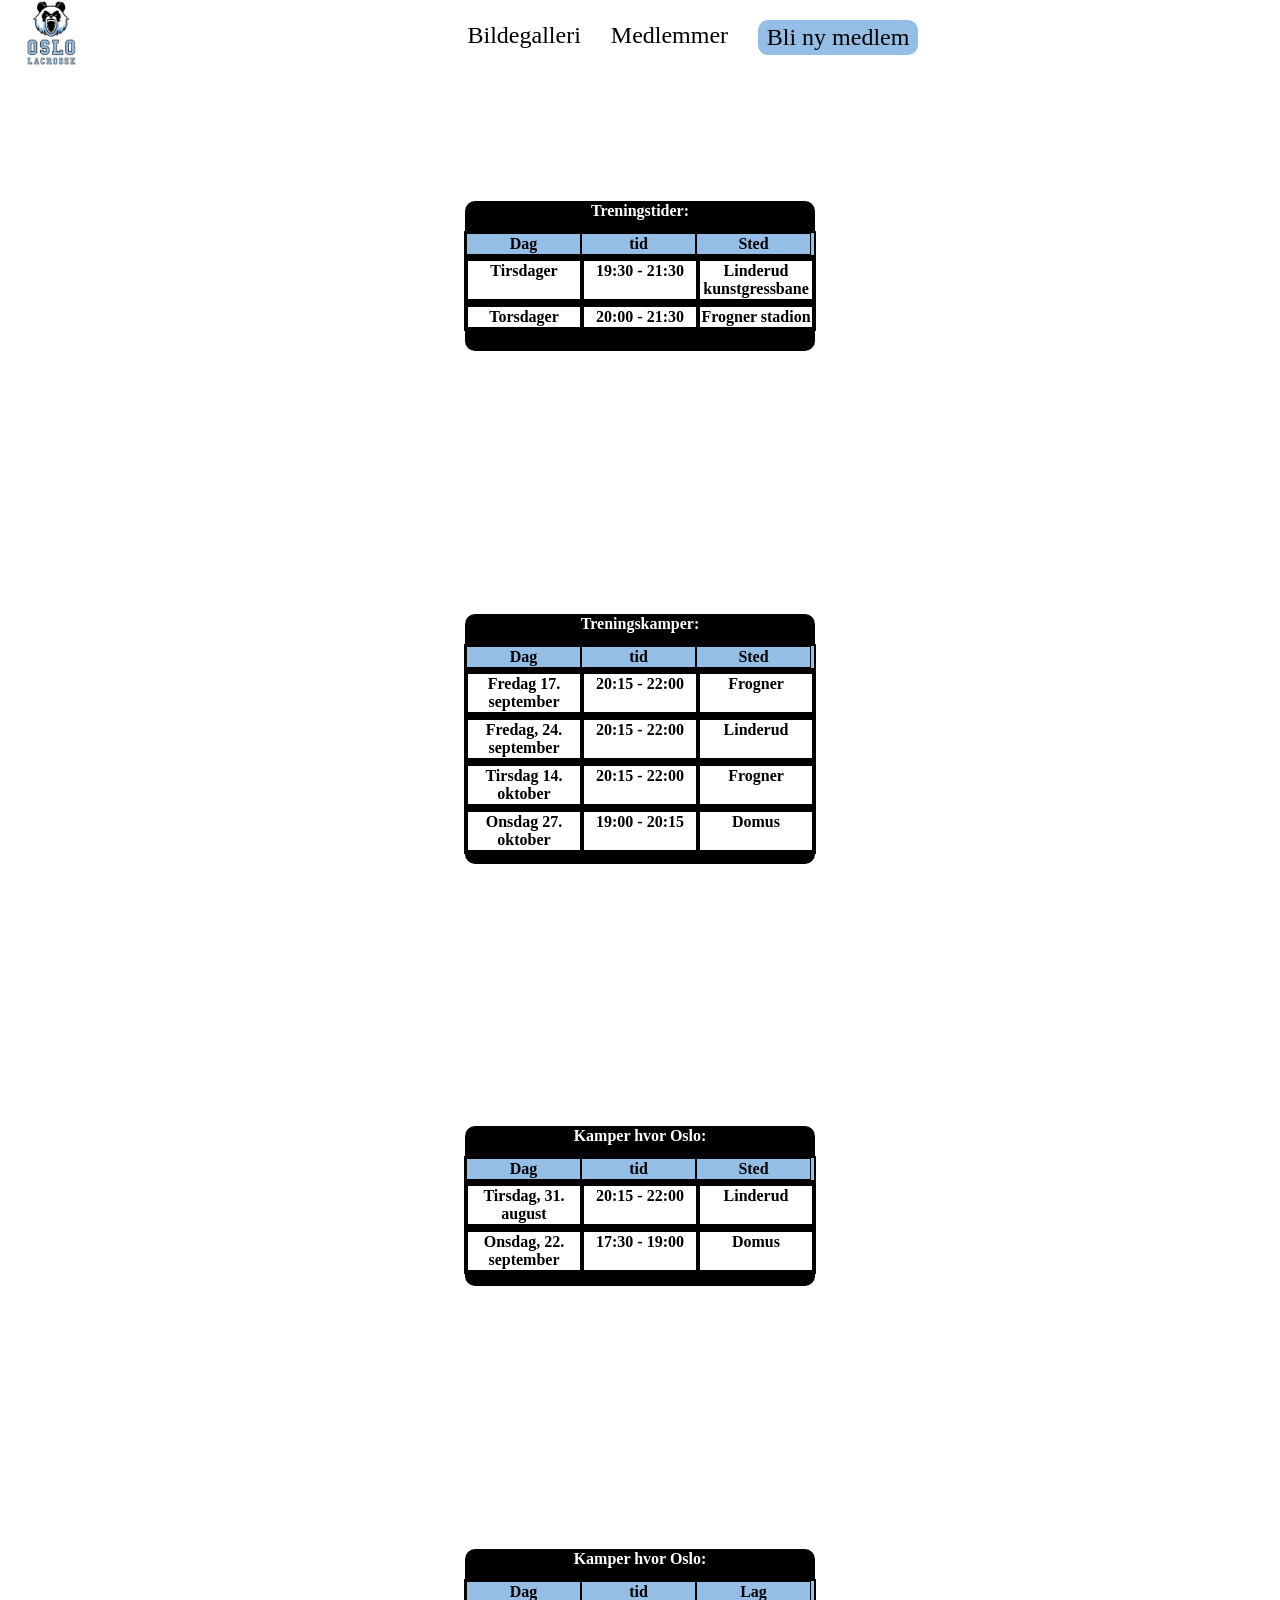
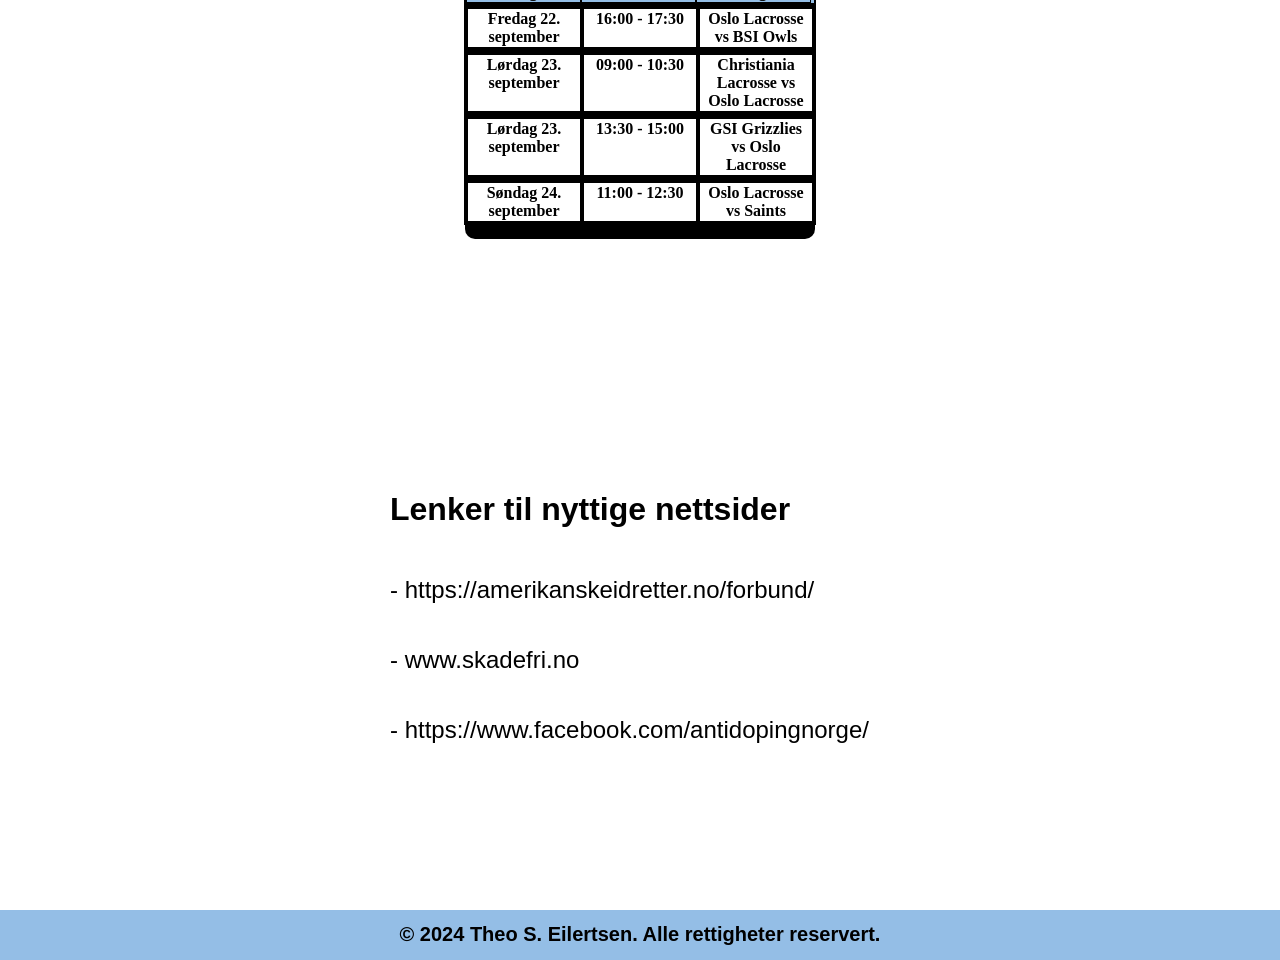
<file: Oppdrag5/oppdrag1_Verson2/Medlemmer.html>
<!DOCTYPE html>
<html lang="no">
<head>
    <meta charset="UTF-8">
    <meta name="viewport" content="width=device-width, initial-scale=1.0">
    <title>Medlemmer</title>
    <link rel="stylesheet" href="OsloLacrosse.css">
</head>
<body>
    
    <div class="MenySow">
        <div class="Logo2"><a href="OsloLacrosse_Home.html"> <img src="Ressurser_OsloLacrosse (1)/Logo/Logo.png"
                    alt="Bilde av Logo"> </a> </div>
        <div id="Toggle_btn">
            <img src="Ressurser_OsloLacrosse (1)/Ressuser/Meny_Icon.svg" alt="iconet av menyen for knappne">
        </div>
    </div>


    <div id="Meny">
        <div class="MenyBan">
            <img id="back" src="Ressurser_OsloLacrosse (1)/Ressuser/Bakc.svg" alt="bilde av en pil som er en icon">
            <img class="Logo3" src="Ressurser_OsloLacrosse (1)/Logo/Logo.svg" alt="bilde av logoen">
        </div>
        <div class="Logo"><a href="OsloLacrosse_Home.html"> <img src="Ressurser_OsloLacrosse (1)/Logo/Logo.png"alt="Bilde av Logo"></a></div>
        <div class="Meny_Button">
            <li class="LiHM"><a href="OsloLacrosse_Home.html">Hjem</a></li>
            <li><a href="GalleriOSL.html">Bildegalleri</a></li>
            <li><a href="Medlemmer.html">Medlemmer</a></li>
            <li class="BT_Med"><a href="Hva_er-Lacrosse.html">Bli ny medlem</a></li>

        </div>
        <div class="FooterMeny"><a href="Hva_er-Lacrosse.html">Bli ny medlem</a></div>
    </div>

    

    <div class="Tabelpass">
        <table class="TabelContol2">
            <tr class="TabellOT">
                <th class="TabellOTn">Treningstider:</th>
            </tr>
            <tr class="TabellHva">
                <th>Dag</th>
                <th>tid</th>
                <th>Sted</th>
            </tr>
            <tr class="Tabelst1">
                <th>Tirsdager</th>
                <th>19:30 - 21:30</th>
                <th>Linderud kunstgressbane</th>
            </tr>
            <tr class="Tabelst1">
                <th>Torsdager</th>
                <th>20:00 - 21:30</th>
                <th>Frogner stadion</th>
            </tr>
         
        </table>



        <table class="TabelContol1">
            <tr class="TabellOT">
                <th class="TabellOTn">Treningskamper:</th>
            </tr>
            <tr class="TabellHva">
                <th>Dag</th>
                <th>tid</th>
                <th>Sted</th>
            </tr>
            <tr class="Tabelst1">
                <th>Fredag 17. september</th>
                <th>20:15 - 22:00</th>
                <th>Frogner</th>
            </tr>
            <tr class="Tabelst1">
                <th>Fredag, 24. september</th>
                <th>20:15 - 22:00</th>
                <th>Linderud</th>
            </tr>
            <tr class="Tabelst1">
                <th>Tirsdag 14. oktober</th>
                <th>20:15 - 22:00</th>
                <th>Frogner</th>
            </tr>
            <tr class="Tabelst1">
                <th>Onsdag 27. oktober</th>
                <th>19:00 - 20:15</th>
                <th>Domus </th>
            </tr>     
        </table>




        <table class="TabelContol3">
            <tr class="TabellOT">
                <th class="TabellOTn">Kamper hvor Oslo:</th>
            </tr>
            <tr class="TabellHva">
                <th>Dag</th>
                <th>tid</th>
                <th>Sted</th>
            </tr>
            <tr class="Tabelst1">
                <th>Tirsdag, 31. august</th>
                <th>20:15 - 22:00</th>
                <th>Linderud</th>
            </tr>
            <tr class="Tabelst1">
                <th>Onsdag, 22. september</th>
                <th>17:30 - 19:00</th>
                <th>Domus</th>
            </tr>
         
        </table> 
        
        

        <table class="TabelContol4">
            <tr class="TabellOT">
                <th class="TabellOTn">Kamper hvor Oslo:</th>
            </tr>
            <tr class="TabellHva">
                <th>Dag</th>
                <th>tid</th>
                <th>Lag</th>
            </tr>
            <tr class="Tabelst1">
                <th>Fredag 22. september </th>
                <th>16:00 - 17:30</th>
                <th>Oslo Lacrosse vs BSI Owls</th> 
            </tr>
            <tr class="Tabelst1">
                <th>Lørdag 23. september </th>
                <th>09:00 - 10:30</th>
                <th>Christiania Lacrosse vs Oslo Lacrosse</th> 
            </tr>
            <tr class="Tabelst1">
                <th>Lørdag 23. september </th>
                <th>13:30 - 15:00</th>
                <th>GSI Grizzlies vs Oslo Lacrosse</th> 
            </tr>
            <tr class="Tabelst1">
                <th>Søndag 24. september </th>
                <th>11:00 - 12:30</th>
                <th>Oslo Lacrosse vs Saints</th> 
            </tr>
            
            
         
        </table> 
    </div>
    




    <div class="lenker">
        <div class="lenkested">
             <h1>Lenker til nyttige nettsider</h1>
             <p><a href=" https://amerikanskeidretter.no/forbund/">- https://amerikanskeidretter.no/forbund/</a></p>
             <p><a href=" www.skadefri.no">- www.skadefri.no</a></p>
             <p><a href=" https://www.facebook.com/antidopingnorge/">- https://www.facebook.com/antidopingnorge/</a></p>

        </div>
    </div>

    <div class="Footer">
        <h1>© 2024 Theo S. Eilertsen. Alle rettigheter reservert.</h1>
    </div>

    <script src="script.js"></script>


</body>
</html>
</file>
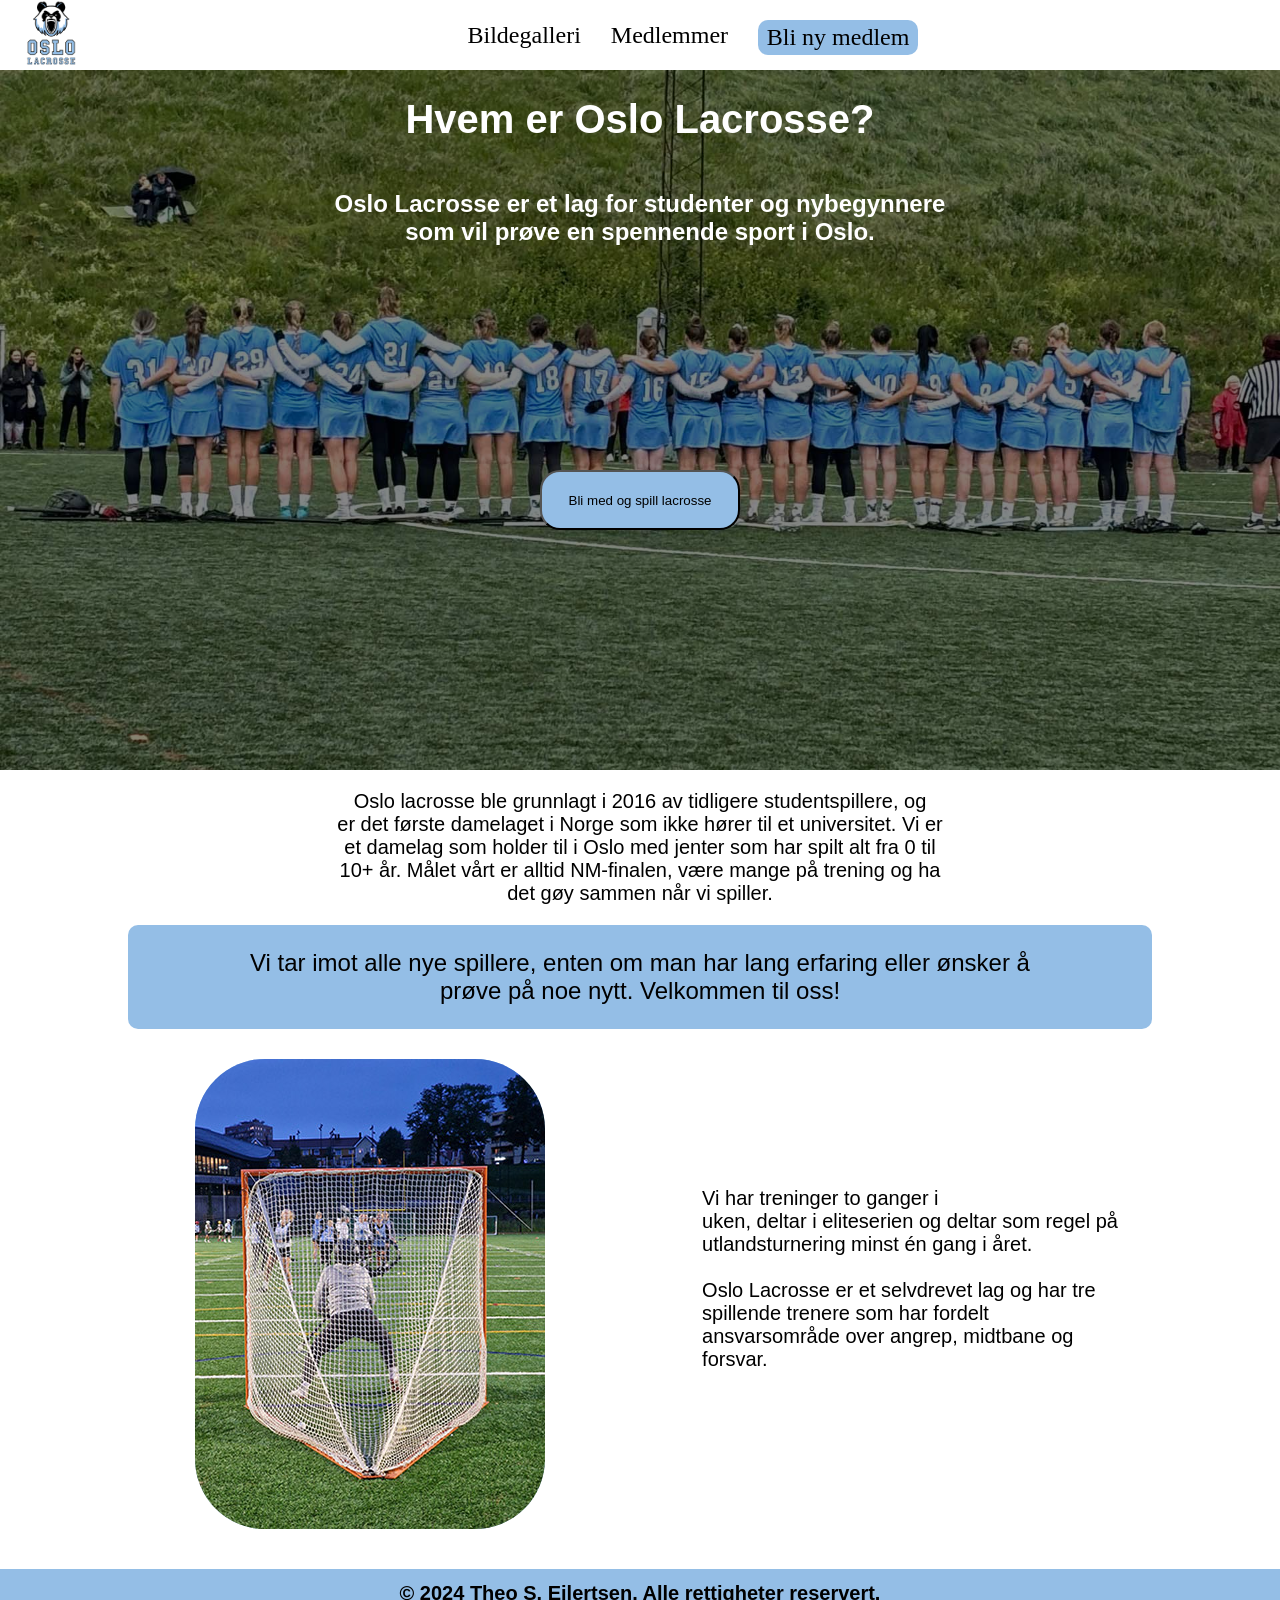
<file: Oppdrag5/oppdrag1_Verson2/OsloLacrosse_Home.html>
<!DOCTYPE html>
<html lang="no">

<head>
    <meta charset="UTF-8">
    <meta name="viewport" content="width=device-width, initial-scale=1.0">
    <title>Oslo Lacrosse</title>
    <link rel="stylesheet" href="OsloLacrosse.css">
</head>

<body>

    <div class="MenySow">
        <div class="Logo2"><a href="OsloLacrosse_Home.html"> <img src="Ressurser_OsloLacrosse (1)/Logo/Logo.png"
                    alt="Bilde av Logo"> </a> </div>
        <div id="Toggle_btn">
            <img src="Ressurser_OsloLacrosse (1)/Ressuser/Meny_Icon.svg" alt="iconet av menyen for knappne">
        </div>
    </div>


    <div id="Meny">
        <div class="MenyBan">
            <img id="back" src="Ressurser_OsloLacrosse (1)/Ressuser/Bakc.svg" alt="bilde av en pil som er et icon">
            <img class="Logo3" src="Ressurser_OsloLacrosse (1)/Logo/Logo.svg" alt="bilde av en logo">
        </div>
        <div class="Logo"><a href="OsloLacrosse_Home.html"> <img src="Ressurser_OsloLacrosse (1)/Logo/Logo.png"alt="Bilde av Logo"></a></div>
        <div class="Meny_Button">
            <li class="LiHM"><a href="OsloLacrosse_Home.html">Hjem</a></li>
            <li><a href="GalleriOSL.html">Bildegalleri</a></li>
            <li><a href="Medlemmer.html">Medlemmer</a></li>
            <li class="BT_Med"><a href="Hva_er-Lacrosse.html">Bli ny medlem</a></li>

        </div>
        <div class="FooterMeny"><a href="Hva_er-Lacrosse.html">Bli ny medlem</a></div>
    </div>



    <div class="boksTop"><img src="Ressurser_OsloLacrosse (1)/Media/teampic1.jpg" alt="bilde av laget med ryggen til">

        <div class="boksSW_Top">

            <div class="Overskrift_HE">
                <h1>Hvem er Oslo Lacrosse?</h1>
            </div>
            <div class="Overskrift2_HE">
                <h2>Oslo Lacrosse er et lag for studenter og nybegynnere <br> som vil prøve en spennende sport i Oslo.
                </h2>
            </div>
            <div class="ButtonHE_Top">
                <button>Bli med og spill lacrosse</button>
            </div>

        </div>

    </div>

    <div class="InfoPuss">

        <div class="InfoTeks">
            <p>Oslo lacrosse ble grunnlagt i 2016 av tidligere studentspillere, og <br>
                er det første damelaget i Norge som ikke hører til et universitet. Vi er <br>
                et damelag som holder til i Oslo med jenter som har spilt alt fra 0 til <br>
                10+ år. Målet vårt er alltid NM-finalen, være mange på trening og ha <br>
                det gøy sammen når vi spiller. </p>
        </div>

        <div class="InfoNTBoks">
            <p>Vi tar imot alle nye spillere, enten om man har lang erfaring eller ønsker å <br>
                prøve på noe nytt. Velkommen til oss!</p>

        </div>
    </div>

    <div class="Seoo">
        <div class="Bilde2">
            <div class="Bildephuss">
                <img src="Ressurser_OsloLacrosse (1)/Media/goalie.jpg"
                    alt="dette er en bilde av en person som står i et gjørne">
            </div>
        </div>

        <div class="Teks2">
            <p>Vi har treninger to ganger i <br>
                uken, deltar i eliteserien og deltar som regel på <br>
                utlandsturnering minst én gang i året. <br>
                <br>
                Oslo Lacrosse er et selvdrevet lag og har tre <br>
                spillende trenere som har fordelt <br>
                ansvarsområde over angrep, midtbane og <br>
                forsvar.
            </p>
        </div>
    </div>

    <div class="Footer">
        <h1>© 2024 Theo S. Eilertsen. Alle rettigheter reservert.</h1>
    </div>

    <script src="script.js"></script>
</body>

</html>
</file>
<file: style.Css>
body{ /*body er bakgrunnen til hele netsiden*/
    background-color:  rgb(255, 255, 255);/*dette styrer bakgrunnsfargen*/
    margin: 0;/*denne koden gjør at alle elementer kan legge seg helt inntil kantene på begge sider*/
    font-family: sans-serif; /*fonten */
    
    
}
.Menu{ /*denne koden styrer menyen*/
    background-color: rgb(0, 0, 0); 
    width: 100%;/*dette forteller at bredden skal gå max ut til kanten*/
    height:100px;/*dette forteller hvor høy menyen skal være i nedover*/
    top: 0px;/*forteller at menyen skal være helt øverst*/
    z-index: 1000; /*sørger for at menyen ligger øverst over alle lagene.*/
    position: fixed; /*denne koden fester koden ved et bestemt sted i skjermen*/
    
}


.navbar{ /*dette styrer hvordan knappene skal ligge*/
    display: flex; /*gjør at boksen kan flytte på seg/ hvis det er plass et sted*/
    justify-content: flex-end;/* flytter elementet til enden*/
    margin: auto;
    

    
}
.navbar ul li{ /* denne koden styrer menyknappene og hvor langt unna de er på sidene*/
    display: inline-block ;/*denne koden sørger for at den kan holde posisjonen mens den kan endre margen*/
    margin: 20px; /* denne koden sørger for at det er luft mellom kanter*/
    

}

.navbar ul li a{ /*dette styrer linkene/knappene*/
    text-decoration: none;/*tar vekk streken under linkene*/
    color: #ffffff;/*standard fargen*/
    font-size: 20px;/*denne koden bestemmer størrelse*/
    

}
.navbar ul li a:hover{ /*denne koden lager en effekt for knappene i menyen*/
    border-bottom: 2px solid #ffA500; /*gir understreken en farge*/
    color: #ffA500;  
}



.Backdrop{ /*denne koden er en div som lager bakgrunnsbildet*/
    background-image: url('bilder/meg_jobber-hjemeside.jpg'); /*her legger jeg til bildet i bakgrunnen*/
    background-size: cover; /*det blåser opp bildet(forstørrer.)*/
    background-position: center; /*det får bildet til å plassere seg i midten av elementet*/  
    height: 100vh; /*dette får bildet til å plassere seg i boksen (rammen)*/
    width: 100%; 
    

}


.Logo{ /*denne er for logo*/
    height: 80px;
    padding-right: 950px;/*gir logoen luft fra sin egen div*/
    padding-top: 10px;
    margin: auto;/*passer på at det blir luft på alle sider i diven*/

}


.Header_Homepage{ /*overskriften til hjemmesiden (navnet mitt)*/
    color: #ffA500;
    display: flex;
    padding-left: 95px;/*denne koden flytter teksten til høyre mens div boksen står fremdeles i ro*/
    padding-top: 90px;/*denne koden flytter teksten nedover*/
    font-size: 30px;/*størrelse på tekst*/

}

.subheading{/*dette er intro overskriften i hjemmesiden*/
    color: #ffffff;
    display: flex;
    padding-left: 95px;
    padding-top: -30px;
    font-size: 20px;
    margin-bottom: -50px;
    
}

.additional-info{ /*dette er teksten som forteller hvem jeg er*/
    color: #ffffff;
    display: flex;
    padding-left: 95px;
    padding-top: 60px;
    font-size: 20px;
    margin-top: -20px;

}

.butttons_to_AM{
    display: flex;/*dette bruker jeg for å få knappene til å legge seg der det er plass*/
    gap: 10px;/*bestemmer hvordan luften inne i diven og elementene inni der skal være fra hverandre*/

}
.Read_more{ /*dette er for den første knappen etter info teksten i hjemmesiden*/
    display: flex;
    padding-left: 200px;

}

.buttin_Read_more{/*hvordan lese mer knappen på hjemmesiden skal se ut*/
    background-color: #000000;
    width: 150px;
    height: 40px;
    font-size: 20px;
    border-radius: 24px;
    margin-left: 10px;
    margin-right: 10px;
    margin-top: 20px;
    border-color:#ffA500;
    color:#ffA500;
   
}

.buttin_Read_more:hover{/*her er for knappen for les mer på hjemmesiden.*/
    background-color: rgba(255, 165, 0, 0.8);
    color: #000000;
    border-color:#000000;/*kanten for diven (hvilken farge den skal være)*/
}

.watch-video{ /*dette er den andre knappen som styrer video*/
    display: flex;
    padding-left: 0px;/*Div-en er knyttet til knappen, så 0 plasserer den der, og 10 får den mer ut mot midten*/

}

.buttin-Video{ /*denne koden gir farge til knappen se video*/
    background-color: #ffA500;
    width: 150px;
    height: 40px;
    font-size: 20px;
    border-radius: 24px;
    margin-left: 10px; /*her bruker vi margen fordi vi vil styre hvor boksen skal være og ikke pading som styrer elementene inni boksen*/
    margin-right: 10px;
    margin-top: 20px;
    border-color:#ffA500;
    color:#ffffff;
    
    
}
.buttin-Video:hover{/*denne delen styrer hvordan video knappen skal oppføre seg når musen kommer over den*/
    background-color: #ffffff;
    color: #000000;
    border-color:#000000;

}




.Galleri_snarvei_AM{
    display: flex;
    justify-content: center;
    gap: 10px;
    width: 200px;
    padding-left: 270px;
    height: 100px;

}

.Galleri_snarvei{
    background-color: #ffA500;
    width: 250px;
    height: 40px;
    font-size: 20px;
    border-radius: 24px;
    margin-left: 10px; /*her bruker vi margen fordi vi vil styre hvor boksen skal være og ikke pading som styrer elementene inni boksen*/
    margin-right: 10px;
    margin-top: 20px;
    border-color:#ffA500;
    color:#ffffff;
    
    
}

.Galleri_snarvei:hover{/*denne delen styrer hvordan video knappen skal oppføre seg når musen kommer over den*/
    background-color: #ffffff;
    color: #000000;

}

.FootBackdrop{
    width: 100%;
    height: 75px;
    display: flex;
    justify-content: center;
}
.FootBackdrop img{
    margin: 3px;
}






.Best-Projects{/*dette er teksten beste prosjekter*/
    color: #000000;
    font-size: 30px;
    padding-left: 100px;

}

.highlighted-projects {/* denne koden styrer boksene til Beste prosjekter, og hvordan de skal ligge*/
    padding-top: 40px;
    width:100%;
    display: flex;
    flex-wrap: wrap; /*betyr at det skal legge seg under hverandre hvis elementet ikke får plass*/
    justify-content: center; /*dette gjør at boksene plasserer seg på midten*/
    justify-content: space-evenly; /*dette gjør at boksen flytter seg ved siden av andre elementer*/
    
}

.box{ /*dette er hvordan selve boksene skal se ut*/
    width: 250px;
    height: 350px;
    margin: 20px 20px;
    background-color: #c3c3c3;
    border-radius: 30px; /*denne koden gjør at vi får en bue i disse kodene*/
}
.box:hover{ /*denne koden er for de beste prosjektene og hva som skjer når musen kommer over dem*/
    scale: 1.1;
    box-shadow: 0 0 15px rgba(255, 165, 0, 0.8);
}

.box img{ /*denne koden er for bildet inne i boksene*/
    object-fit: cover;
    width: 100%;
    height: 350px;
    max-width:250px;
    border-radius: 30px;
}

.Best-Programs{ /*denne koden lager overskrift beste programmer*/
    padding-top: 150px;
    font-size: 30px;
    width:100%;
    display: flex;
    justify-content: center;
    justify-content: space-evenly;
    bottom: 20px;
    

}
.Programer-home{/*denne koden styrer teksten program*/
    top: 60px;
    position: relative;/*denne koden gjør at andre elementer ikke skal flytte seg når det blir gitt et størelse*/
    
}

.Bok2{
    background-color: #ebebeb;
    width: 1000px;
    height: 400px;
    border-radius: 80px;
    
}

.Photoshopvising{
    width: 100%;
    height: 400px;
    border-radius: 80px;
    display: flex;
  
}
  
  .LogoBildePohotoshop {
    width: 300px;
    height: auto; 
    border-radius: 0px; 
    position: absolute;
    margin-top: 40px;
    margin-left: 300px;
    
    
  }

  .Overskrift_visning{
    color: #03286e;
    position: absolute;
    margin-left: 800px;
    text-align: center;
    font-size: 15px;
    margin-left: ;
   
  }

  .tekst1_visning{
    color: #03286e;
    position: absolute;
    margin-left: 780px;
    margin-top: 70px;
    text-align: center;
    font-size: 17px;
  }
  .tekst2_visning{
    color: #03286e;
    position: absolute;
    margin-left: 780px;
    margin-top: 190px;
    text-align: center;
  }
  



.Callout{
    position: absolute;
    margin-left: 400px;
    width: 0px;
    height: 0;
    border-top: 400px solid transparent;
    border-bottom: 0px solid transparent;
    border-right: 380px solid #fffef4; /* farge på trekanten */
   
    
}
.Callout2{
    position: absolute;
    background-color: #fffef4;
    width: 275px;
    height: 400px;
    margin-left: 778px;
    border-radius: 0px;
    
}


.footer-links{ /*denne koden er på en måte en meny som ligger helt nederst. Her sørger den for at alle elementer som ligger her skal bli liggende og at de skal sortere seg ved siden av hverandre*/
    width: 100%;
    height: 100%;
    background-color: #000000;
    color: #ffffff;
    margin-top: 200px;
    display: flex;
    flex-wrap: wrap;
    
}

.Footerbox{ /*dette er en boks som hver rad med tekst har*/
    width: 300px;
    height: 200px;
    margin-top: 10px;
    margin-left: 20px;
    
    
}

.footer-oversikt{ /* her styrer man hvilken farge overskriftene skal være for footer*/
    color: #ffA500;
    margin-top: 10px;

}
.line-footer{ /*denne koden styrer linjene under overskriften*/
    width: 170px;
    height: 5px;
    background-color: #ffA500;
    margin-top: -10px;
}

.footer-teks{ /*denne koden styrer teksten*/
    margin-top: 20px;
    font-size: 20px;

}
.Footerbox2{
    
    margin-top: 10px;
    margin-left: 20px;
    width: 230px;
    height: 200px;
}

.Footerbox3{
    
    margin-top: 10px;
    margin-left: 20px;
    width: 230px;
    height: 200px;
    
    
}

.footer_link{
    color: #ffffff;
    font-size: 20px;
    
    
}
.footer_link:hover{
    color: #ffA500; 
    
}

.footer_bottom{ /*dette er den delen som forteller at denne nettsiden er beskyttet og så har den en egen boks under footer som har lik farge slik at man ser ikke to deler*/
    background-color: #000000;
    width: 100%;
    height: 120px;
    display: flex;
    justify-content: center;
    padding-top: 20px;
    color: #ffffff;
    

    
}

.info-copyright{/*dette er hvordan bokser ser ut som hører til copyright info.*/
    color: #000;
    margin-left: -322px;
    
    
}

.footer_bottom:hover .info-copyright{ /*dette lærte jeg faktisk at jeg forteller fra dette elementet når musen kommer over skal den gå over til det andre. det er da den boksen.*/
    background-color: #000000;
    border: 1px solid #ffA500;
    color: #ffffff;
    border-radius: 10px;
    padding: 5px;
    width: max-content;
    height: 40px;
    display: flex;
    justify-content: center;
    padding-top: 20px;
    white-space: nowrap;
    margin-top: 50px;
    margin-left: -330px;
    
    
}

/*----------------------------------------------------------About me------------------------------------------------------------------------------------*/

.body_AM{ /*dette er bakgrunnsfargen*/
    background-color: #000000;
    margin-top: 100px;
}

.panels_info_AM{ /*dette er boksen som panelene ligger i*/
    background-color: #000000;
    width: 90%. 20px;
    height: 800px;
    margin: auto;
    display: flex;
    
    
    


}
.left-panel_AM{ /*dette er den en diven som er teksten */
    background-color: #000000;
    width: 40%;
    height: 600px;
    margin-left: 70px;
    margin-top: 130px;
    font-size: 18px;¨
    display: flex;
    justify-content: center;
    
}

.top-section{ /*dette er boksen til overskriften*/
    background-color: #000000;
    width: 85%;
    height: 35px;
    margin: auto;
}


.Headline_AM{ /*denne koden er overskriften*/
    color: #ffA500;
    margin: auto;
    margin-left: 30px;
    
}

.linje_AM{ /*dette er en linje som skiller overskrift og info for å pynte det*/
    background-color: #535353;
    width: 100%;
    height: 2px;
}

.header-section{ /*denne koden er fargen på info koden */
    color: #ffffff;
    font-size: 25px;
    margin-left: 5%;
    margin-right: 5%;
    
}

.higher_panel_AM{ /*denne koden er for bildet*/
    margin:auto;
    width: 20px;
    margin-left: 130px;
    border-radius: 50%;

}

.Video_heading{
    width: 100%;
    height: 40px;
    background-color: #000000;
    display: flex;
    justify-content: center;
    

}

.Video_heading_Tex{/*dette er tekst vidioen*/
    margin-top: -0px;
    color: #ffffff;
    font-size: 35px;
}

.Filmen_om_meg{ /*dette er omeg delen som sier hvordan ting skal liggge*/
    display: flex;
    justify-content: center;
    margin-top: 130px;
    
}

video{/*dette sier hvordan vidoen skal ligge*/
    box-shadow: 0 0 15px rgba(255, 255, 255, 0.8);

}

video:hover{/*dette forteller hva som skjer når vi trykker på vidioen ser dette.*/
    
    box-shadow: 0 0 15px rgba(255, 165, 0, 0.8);
    scale: 1.1;
}





    
    /*----------------------------------------------------------Galleri------------------------------------------------------------------------------------*/


.Backdrop_Gi{ /*denne koden er en div som lager bakgrunnsbildet*/
    background-color: #000000b8;
    width: 100%;
    height: 650px; /*dette får bildet til å plassere seg i boksen (rammen)*/
    position: relative;
   
}

.video-Backdrop_Gi{/*dette er for å legge til en vidio som gå bak i bakrunden*/
  position: absolute;
  top: 0;
  left: 0;
  width: 100%;
  height: 650px;
  object-fit: cover;
  z-index: -1; /*så derfor legger vi det nederst.*/
  
  

}


.Tekst_GI{ /*dette er for å endre at vidioen er mulig å se*/
    width: 600px;
    height: 100%;
    background-color: #00000047;
}

.MenyCards{/*dette er for å lage mellom rom mmellom cards og hva du kan se her på denne netsiden*/
    background-color: #ffffff;
    width: 100%;
    height: 80px;
    display: flex;
    justify-content: flex-start;
    margin-top: 10px;
   
    
}



#CalgProgramGI{/*dette er hvordan program boksen skal se ut*/
    background-color: #c2c2c2;
    width: 20%;
    height: 50px;
    display: flex;
    justify-content: center;
    border: 2px solid rgb(0, 0, 0);
    gap: 10px;
    margin-left: 30px;
   
    
}

#CalgProgramGI:hover{/*dette forteller hvilke farge nde skal være program boksen når musen er over*/
    background-color: #e9e9e9;
    box-shadow: 0 0 15px rgba(255, 165, 0, 0.8);
}

#CalgProgramGI h1{/*dette er hvordan teksten skal være på program boksen*/
  margin-top: 10px;
  color: #000000;
}



#MenyProgramGI{/*dette er boksen der du akn bytte bprogram altså menyen inni programer*/
    background-color: #ffffff;
    border: 2px solid rgb(0, 0, 0);
    border-radius: 10px;
    width: 20%;
    height: 200px;
    position: relative;
    margin-left: -278px;
    margin-top: 65px;
    z-index: 1;
    display: none;
    
    
}


#MenyProgramGI ul{/*vi bruker ul for å fortelle hvordan den skal ligge alle sammen*/
    display: flex;
    flex-direction: column;
    margin-right: 25px;
    margin-left: -40px;

}

#MenyProgramGI li{/*forteller hvordan knappene skla ligge i menyen på program*/
    color: #000000;
    background-color: #ffffff;
    font-size: 30px;
    width: 100%;
    height: 50px;
    display: flex;
    justify-content: center;
    flex-direction: column;
    border: 2px solid rgb(255, 255, 255);
    margin-left: 10px;
    
    
}

#MenyProgramGI li:hover{/*hva som ser når vi går over en meny kanpp i programer*/
    background-color: #cdcdcd;
}


.cards_box{/*dette er radene regler som sier hvordan bokseee skal ligge */
    background-color: #ffffff;
    width: 100%;
    height: 340px;
    display: flex;
    flex-wrap: wrap;
    justify-content: center;
    justify-content: space-around;
    
    
}



.CardIT{/*dette er boksene som er IT */
    background-color: #a8a8a8;
    width: 275px;
    height: 290px;
    border-radius: 20px;
    margin-top: 30px;
    overflow: hidden; 
    position: relative; 
    

}

.CardMD{/*dette er alle boksene som er Media*/
    background-color: #a8a8a8;
    width: 275px;
    height: 290px;
    border-radius: 20px;
    margin-top: 30px;
    overflow: hidden; 
    position: relative;
    
}

.CardIT:hover{/*ha som skjer når vi tar musen over IT boksene*/
    box-shadow: 0 0 15px rgba(255, 165, 0, 0.8);
    background-color: #6e6e6e;
    width: 275px;
    height: 290px;
    border-radius: 20px;
    margin-top: 30px;
    overflow: hidden;
    
}

.CardMD:hover{/*hva som skjer når vi går over Media job*/
    box-shadow: 0 0 15px rgba(255, 165, 0, 0.8);
    background-color: #6e6e6e;
    width: 275px;
    height: 290px;
    border-radius: 20px;
    margin-top: 30px;
    overflow: hidden;
    
}

.Card_Info{/*dette er her infoen om programene ligger*/
    background-color: #e9e9e9ea;
    width: 100%;
    height: 60px;
    border-radius: 20px;
    margin-top: 230px;
    display: flex;
    flex-direction: column;
    justify-content: flex-start;
    font-size: 12px;
    padding-left: 10px;
    position: relative;
    z-index: 15;
    
 
}

.Card_Info_overskirft{/*dette er overskriften er info boksene*/
   color: #000000;
   width: 100%;
   display: flex;
   
   
}

.Card_Info_overskirft img{ /*dette er bildet i info boksen som forteller om dette er en fil eller ikke.*/
    margin-left: 20px;
    position: relative;
    
    
}

.Card_Info p{
    font-size: 13px;
    display: flex;

}


.CardIT:hover .Card_Info {/**dette forteller at når card altså når musen er ove rså skal card_info gjøre følgende**/
    background-color: #eeeeeef1;
    height: 190px;
    margin-top: 100px;
    font-size: 9px;
    
}

.CardMD:hover .Card_Info {/**dette forteller at når card altså når musen er ove rså skal card_info gjøre følgende**/
    background-color: #eeeeeef1;
    height: 190px;
    margin-top: 100px;
    font-size: 9px;
    
}

.Jungel_film{/*dette er hvordan jungel filem skal være*/
    width: 100%;
    height: 100%;
    border-radius: 20px; 
    
}

.Card_Frame{/*dette er hvordan frame skal være.*/
    position: absolute;
    top: 0;
    left: 0;
    width: 100%;
    height: 100%;
    object-fit: cover;
    border-radius: 20px;
    z-index: 0;
    
}
</file>
<file: oppdrag1/style.css>
.bakrund1{ /* jeg slet lit med å finne ut hvor jeg skulle legge til bildet i bakrunden men når jeg komm hjem fat jeg ut at jeg kunne legge den inn i bady eller lage en bady for det er bakrunden. så denne koden er bakrundsbildet man ser*/
    background-image: url("Pictures/Media/teampic1_resized.jpg"); /* denne koden legger til bakrundsbildet av laget*/


}


.Menu{  /* denne koden er helle den blå boksen, der lLogo og snappene til de forskjelige sidene skal komme. */
    width: 1505px; /* denneforteller hvor høy i neddover boksen skal være. når jeg endrer på px går boksen ennten nedover i siden eller mindre i høyden. så denne koden styrer høyden*/
    height: 100px; /* denne koden hjusterer bredden på menyen.*/
    border: 1px solid rgb(0, 0, 0); /* denne koden styrer hvilken farge rammen skal være å hvor stor den skal være*/
    background-color:  rgb(148, 190, 230); /* denne koden styrer bakrunds farge på menyens bakrund. som da er samme fargekode som den orginale */
    display: flex; /* denne koden styrer slik at det er lit luft i alle sider  */
    justify-content:space-around; /* denne koden sørger for at flex er luftig.*/
    
    
    
    
    

}

a img{
    width: 70px; 
    height: auto;
    position: relative; /* denne koden lar bildet bevege seg lit og ikke lenger står på sin fat sted. men vi har ikke gitt den noe eno*/


}


.button{ /*denne koden er definer til sammen at alle kodene skal greie å. få en */
    color: #000000; /* dene koden definerer fargen til knappene i menyen*/
    display: flex; /* denne linjen sier at teksten skal gå til flex og bli ligende*/
    gap: 20%; /* denne linjen forteller oss hvor stor avstand det skal være mellom knappene*/
    justify-content: center; /* denne koden forteller at menyknappene skal legge seg i midten av kjærmen*/
    align-items: center;
    padding: 4px 102px; /* dene koden gjusterer hvordan plaseringen skal være i kjærmen*/


}
.Tilbake{
    margin-top: 40px;
    
    
}
.headline{
    color: #210890;
    width: 1000px;
    float: left;
    position: relative; left: 500px;
    

}
/* nå skal jeg skrive en koder som er like neddover til den nye kode som skal være den lange teksten.*/
.action{
    float: left; 
    position: relative; left: 500px;
    background-color: rgb(249, 249, 249);
    opacity: 70%; /*dette gjør teksten og boksen gjenommsiktig. 1 er hellt gjenomsiktig mens 100 er ikke gjenomsiktig*/
    text-align: center;
    padding: 10px


}

.bilde2{
    justify-content: center; /* dene får bildet til å plasere seg fast*/
    display: flex; 

}


.text2{
    
    width: 55%;
}

.blank{
    display: flex;
    background-color: rgb(255, 255, 255);
    
/* blank er hvit på grunn av at man ikke skal se den og at bildet skal greie å plasere seg ved siden av*/

}
</file>
<file: Oppdrag5/oppdrag1_Verson2/OsloLacrosse.css>
body{
    margin: 0;
    padding: 0;
    background-color: #ffffff;
    width: 100vw;/*dette er for å si hvor max body faktisk skal være at den har en grense*/

}

h1, h2 {
  font-family: 'Century Gothic', sans-serif;
}

p {
  font-family: 'Calibri', sans-serif;
}


#Meny{
    background-color: #ffffff;
    width: 100%;
    height: 70px;
    margin: 0;
    display: flex;
    align-content: center;
    justify-content: space-between;
    gap: 30px;/*vi bruker gap for å si at når siden skallerer og logoen og MEny kNappene komer mot hverandre kommer de til å stoppe.*/
    
}

#MenySow{
    display: none;
    
}

.Logo{
    margin-left: 2%;
}


.Logo img{
    width: 50px;
}

.FooterMeny{
    display: none;
    
}



.Meny_Button{
    display: flex;
    justify-content: center;
    flex-direction: row;
    gap: 30px;
    margin-top: -1px;
    height: 30px;
    margin: auto;

}

li{
    list-style: none;
    display: flex;
   
    
}

a{
    margin: auto;
    text-decoration: none;/*dette tar vek a linkene.*/
    color: rgb(0, 0, 0);
    font-size: 1.5rem;
    
}
a:hover{
    color: #94BEE6;
}

.LiHM{
    display: none;
}

.BT_Med{
    background-color: #94BEE6;
    border-radius: 10px;
    display: flex;
    justify-content: center;
    width: 160px;
    height: 35px;

}

.BT_Med:hover{
    background-color: #c8e5ff;
    
}

.BT_Med a:hover{
    color: #000000;
}

#Toggle_btn {
    display: flex;
    justify-content: center;
    margin-right: 10px;
    display: none;
    
    
   
}

#Toggle_btn img{
    width: 40px;
    margin-top: 15px;
   
}

.Logo2{
    display: none;
}

.MenyBan{
    display: none;
}



@media (max-width: 768px) {/*her sier jeg når vinduet er blitt så lite skal følgende se*/

  #Meny{
    background-color: #ffffff;
    height: 100vh;
    width: 250px;
    top: 0;
    right: 0;
    position: fixed;
    z-index: 1;
    display: flex;
    flex-direction: column;
    display: none;
     
    
  } 

  .MenyBan{
    display: block;
    background-color: #000000;
    width: 100%;
    height: 70px;
    display: flex;
    justify-content: center;
    gap: 130px;

  }

  .LiHM{
    display: block;
    }

  #back:hover{
   background-color: #94BEE6;
  }

  .Logo3{
    width: 40px;
  }

  .MenySow{
    display: block;
    background-color: #ffffff;
    width: 100%;
    height: 70px;
    margin: 0;
    display: flex;
    align-content: center; 
    justify-content: space-between;
    gap: 60px;/*vi bruker gap for å si at når siden skallerer og logoen og MEny kNappene komer mot hverandre kommer de til å stoppe.*/
    
  }

  .FooterMeny{
    width: 100%;
    height: 100px;
    background-color: #94BEE6;
    display: flex;
    justify-content: center;
    align-items: center;
    
    }

.FooterMeny:hover{
        background-color: #c8e5ff;
    }



  #Toggle_btn{
    width: 200px;
    display: block;
  }


    .Logo2{
        margin-left: 2%;
        display: block;
    }


    .Logo2 img{
        width: 50px;
    }


   .Meny_Button {
    display: flex;
    justify-content: center;
    flex-direction: column;
    margin-top: 30px;
    margin-left: 10px;
    gap: 50px;
    justify-content: flex-start;
    align-items: flex-start;  
    
    
  }
  
  .li{
    justify-content: flex-start;
  }

  .BT_Med{
    display: none;

    }

  .Logo{
        display: none;
    }

    .InfoTeks p{
        font-size:10px;
        text-align: left;
        
    }

    .infoHva p{
        font-size: 10px;
    }

    .infoHva{
        display: flex;
        justify-content: center;
        flex-direction: column;
        
    }

    .infoHva{
        width: 60% !important;
    }

    .BildePass{
        width: 300% !important;
        height: 300px !important;
    }

    .KildeBoks a{
        font-size: 15px !important;
    }

    

  
}



.boksTop{
    background-color: rgb(0, 0, 0);
    width: 100%;
    height: 700px;
    display: flex;  
    flex-wrap: wrap;
    justify-content: center;
      
}

.boksTop img{
    width: 100%;
    height: 100%;
}

.boksSW_Top{
    background-color: #00000079;
    width: 100%;
    height: 700px;
    position: absolute;
}

.Overskrift_HE{
    background-color: rgba(0, 0, 0, 0);
    width: 100%;
    height: 100px;
    position: absolute;
    display: flex;
    justify-content: center;
    text-align: center;
    color: #ffffff;
    font-size: 20px;
    
}

.Overskrift2_HE{
    width: 100%;
    height: 100px;
    position: absolute;
    display: flex;
    justify-content: center;
    margin-top: 100px;
    text-align: center;
    color: #ffffff;

}

.ButtonHE_Top{
    width: 100%;
    height: 100px;
    position: absolute;
    display: flex;
    justify-content: center;
    margin-top: 400px;
    
   

}

.ButtonHE_Top button{
    width: 200px;
    height: 60px;
    color: rgb(0, 0, 0);
    text-align: center;
    background-color: #94BEE6;
    border-radius: 20px;
}

.ButtonHE_Top button:hover{
    background-color: #c8e5ff;
    color: #000000;
    
}

.InfoPuss{
    width: 100%;
    display: flex;
    justify-content: center;
    flex-direction: column;
    flex-wrap: wrap;
    
}

.InfoTeks{
    margin-left: 10%;
    text-align: center;
    width: 80%;
    font-size: 30px;

}

.InfoTeks p{
    font-size: 20px;
}

.InfoNTBoks{
    background-color: #94BEE6;
    color: #000000;
    text-align: center;
    width: 80%;
    height: 10%;
    font-size: 24px;
    margin-left: 10%;
    border-radius: 10px;
    
}

.Seoo{
    width: 100%;
    height: 500px;
    display: flex;
    justify-content: center;
    flex-direction: row;
    flex-wrap: wrap;
    gap: 40px;
    
}

.Bilde2{
    width: 500px;
    height: 100%;
    display: flex;
    justify-content: center;
    
}

.Bildephuss{
    margin-top: 30px;
    background-color: #94BEE6;
    width: 350px;
    height: 470px;
    border-radius: 70px;

}

.Bildephuss img{
    width: 100%;
    height: 100%;
    border-radius: 70px;


}

.Teks2{
    width: 500px;
    height: 100%;
    display: flex;
    justify-content: center;
    color: #ffffff;
    
    
}

.Teks2 p{
    margin: auto;
    color: #000000;
    font-size: 20px;
}

.Footer{
    margin-top: 40px;
    background-color: #94BEE6;
    width: 100%;
    height: 5%;
    display: flex;
    justify-content: center;
    
    

}

.Footer h1{
    text-align: center;
    font-size: 20px;
}

/*-------------------------Gallery____________________________________*/

.BoksFlex{
    margin-top: 30px;
    width: 100%;
    display: flex;
    justify-content: center;
    flex-wrap: wrap;
    gap: 70px;
}

.BoksFlex2{
    margin-top: 30px;
    width: 100%;
    display: flex;
    justify-content: center;
    flex-wrap: wrap;
    gap: 40px
}

.VidioFlex{
    margin-top: 30px;
    width: 100%;
    display: flex;
    justify-content: center;
    flex-wrap: wrap;
    
}

.bildeBs{

    background-color: #94BEE6;
    width: 350px;
    height: 350px;
    border-radius: 40px;

}

.bildeBs img{    
    width: 100%;
    height: 100%;
    border-radius: 40px;

}

.bildeBsB{
    background-color: #94BEE6;
    width: 570px;
    height: 350px;
    border-radius: 40px;
}

.bildeBsB img{
    width: 100%;
    height: 100%;
    border-radius: 40px;
}

.VidioBs{
    background-color: #94BEE6;
    width: 970px;
    height: 970px;
    
    border-radius: 40px;
}

.VidioBs video { 
  width: 100%;
  height: 100%;
  border-radius: 40px;
  object-fit: cover;
 
}

/*-------------------for nye spillere------------------------*/

.BoksTopp2{
    background-color: #94BEE6;
    width: 100%;
    height: 550px;

}

.BoksTopp2 img{
    width: 100%;
    height: 100%;
    
}

.InfoBIldeHR{
    background-color: #ffffff;
    width: 100%;
    display: flex;
    flex-direction: row;
    flex-wrap: wrap;
    justify-content: center;
    gap: 20px;
    padding: 10px;
}

.infoHva{
    width: 48%;
    
}

.infoHva h1{
    font-size: 32px;
}

.infoHva p{
    font-size: 20px ;
}

.BildeHR{
    width: 40%;
    display: flex;
    justify-content: center;
    
    
}

.BildePass{
    background-color: #000000;
    width: 300px;
    height: 500px;
    border-radius: 20px;
    margin: auto;
}

.BildePass img{
    width: 100%;
    height: 100%;
    border-radius: 20px;
}

.KildeRg{
    width: 100%;
    display: flex;
    justify-content: center;
    margin-top: 30px;
}

.KildeBoks{
    background-color: #94BEE6;
    width: 90%;
    height: 40%;
    display: flex;
    justify-content: center;
}

.KildeBoks a:hover{
    color: #ffffff;
}








.KontaktPass{
    background-color: #ffffff;
    width: 100%;
    padding: 30px;
    display: flex;
    justify-content: center;
    flex-direction: row;
}

.Kontaktramme{
    background-color: #ffffff;
    border: 2px solid #000000;
    width: 60%;
    border-radius: 20px;
    padding: 20px;
    display: flex;
    justify-content: center;
    flex-wrap: wrap;
    gap: 5px;
}

.kontaktseksjon{
    width:40%;
    
}

.Stedseksjon{
    width: 30%;
    height: 300px;
    display: flex;
    justify-content: center;
    flex-wrap: wrap;
    
}

.KartPass{
    width: 240px;
    height: 240px;
    margin: auto;
    border-radius: 10px;

}

.KartPass img{
    width: 100%;
    height: 100%;
    border-radius: 10px;
}

/*------------------Medlemmer-----------------------*/

.Tabelpass{
    background-color: #ffffff;
    width: 100%;
    height: 1900px;
    display: flex;
    justify-content: center;
    flex-direction: column;
   
    
}

.TabelContol1{
    background-color: #000000;
    width: 350px;
    height: 250px;
    border-radius: 10px;
    display: flex;
    justify-content: center;
    margin: auto;
   
}

.TabelContol2{
    background-color: #000000;
    width: 350px;
    height: 150px;
    border-radius: 10px;
    display: flex;
    justify-content: center;
    margin: auto;
}

.TabelContol3{
    background-color: #000000;
    width: 350px;
    height: 160px;
    border-radius: 10px;
    display: flex;
    justify-content: center;
    margin: auto;
}

.TabelContol4{
    background-color: #000000;
    width: 350px;
    height: 290px;
    border-radius: 10px;
    display: flex;
    justify-content: center;
    margin: auto;
}

.TabellOT{
    display: flex;
    justify-content: center;
    
}

.TabellOTn{
    color: #ffffff;
    

}

.TabellHva{
    margin-top: 10px;
    display: flex;
    border: 2px solid #000000;
    background-color: #94BEE6;
    
}

.TabellHva th{
    width: 111px;
    border: 1px solid #000000;
    
}

.Tabelst1{
    display: flex;
    border: 2px solid #000000;
    background-color: #ffffff;
    
    
}

.Tabelst1 th{
    width: 110px;
    display: flex;
    border: 2px solid #000000;
    background-color: #ffffff;
    display: flex;
    justify-content: center;
    
}








.lenker{
    background-color: #ffffff;
    width: 100%;
    height: 500px;
    display: flex;
    justify-content: center;
    
    
}


.lenkested{
    width: 500px;
    height: 300px;
    display: flex;
    justify-content: flex-start;
    flex-wrap: wrap;
    margin: auto;
    
    
}
</file>
